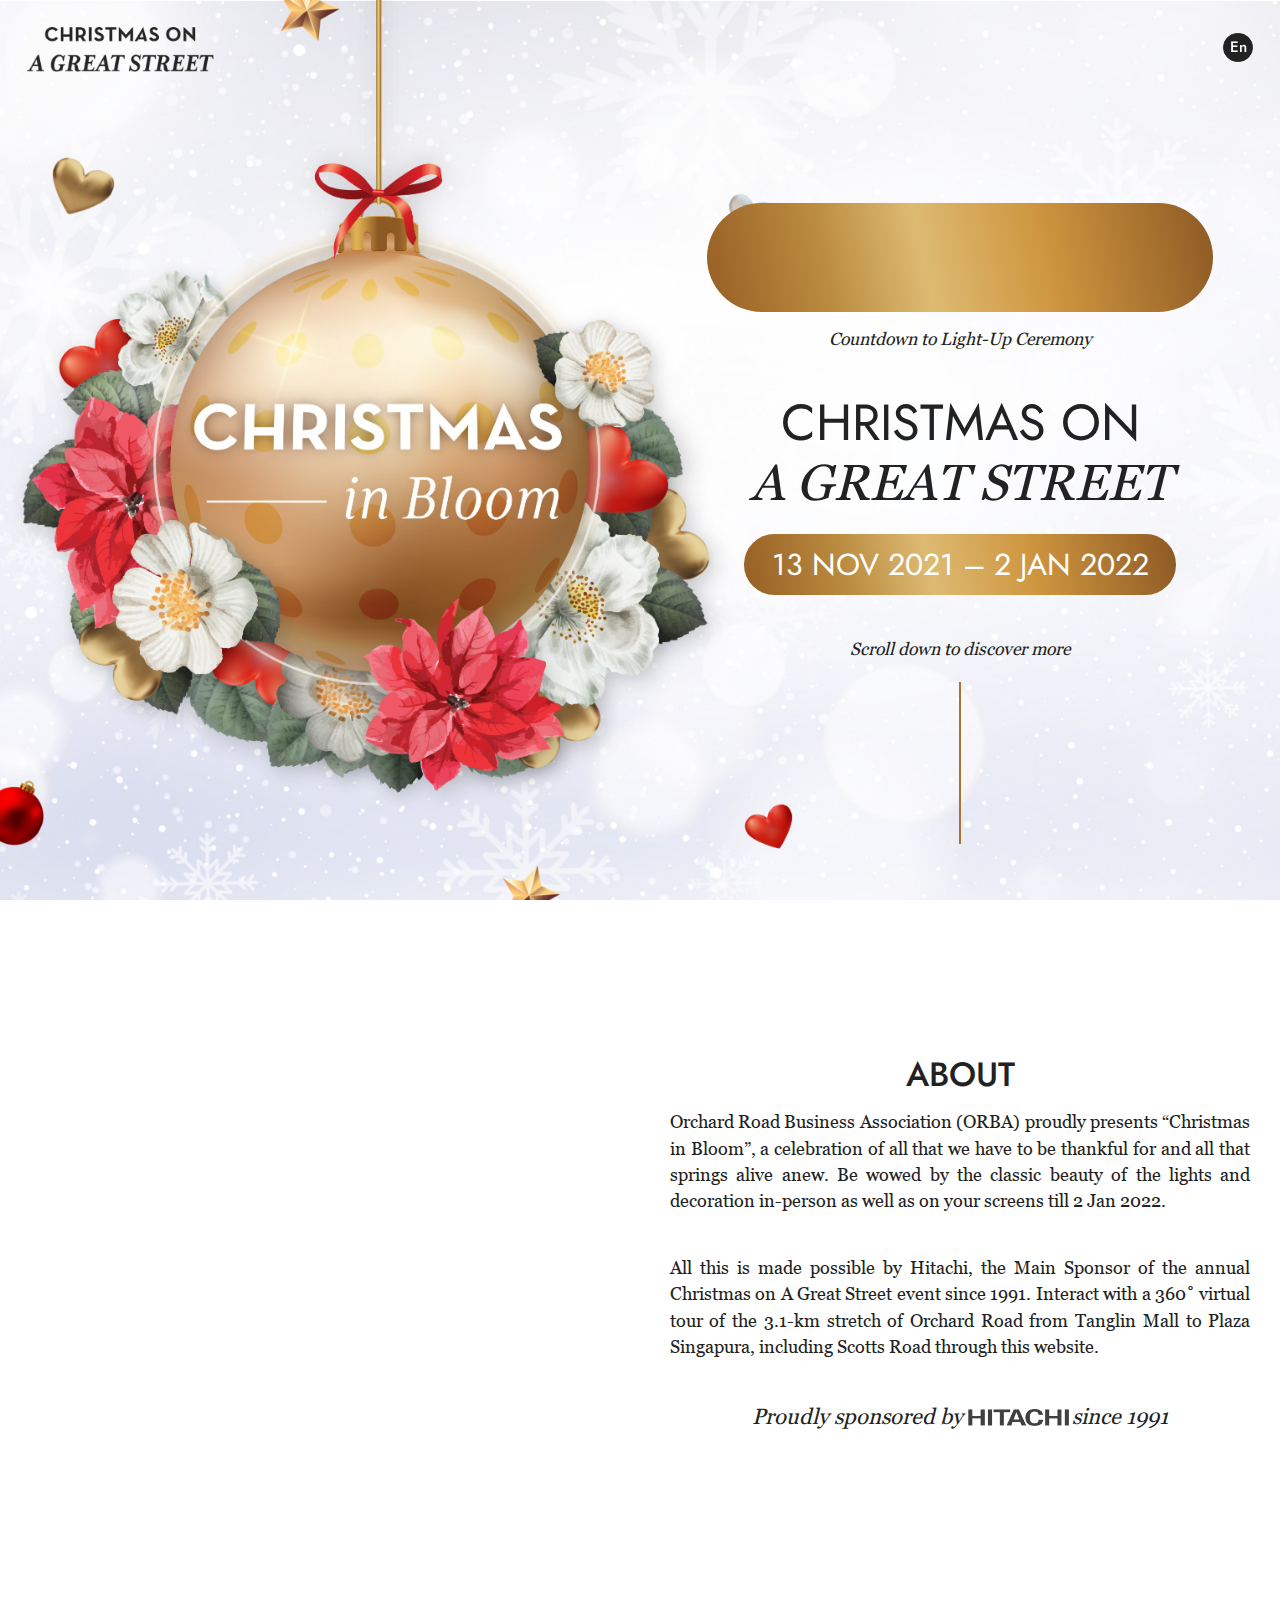
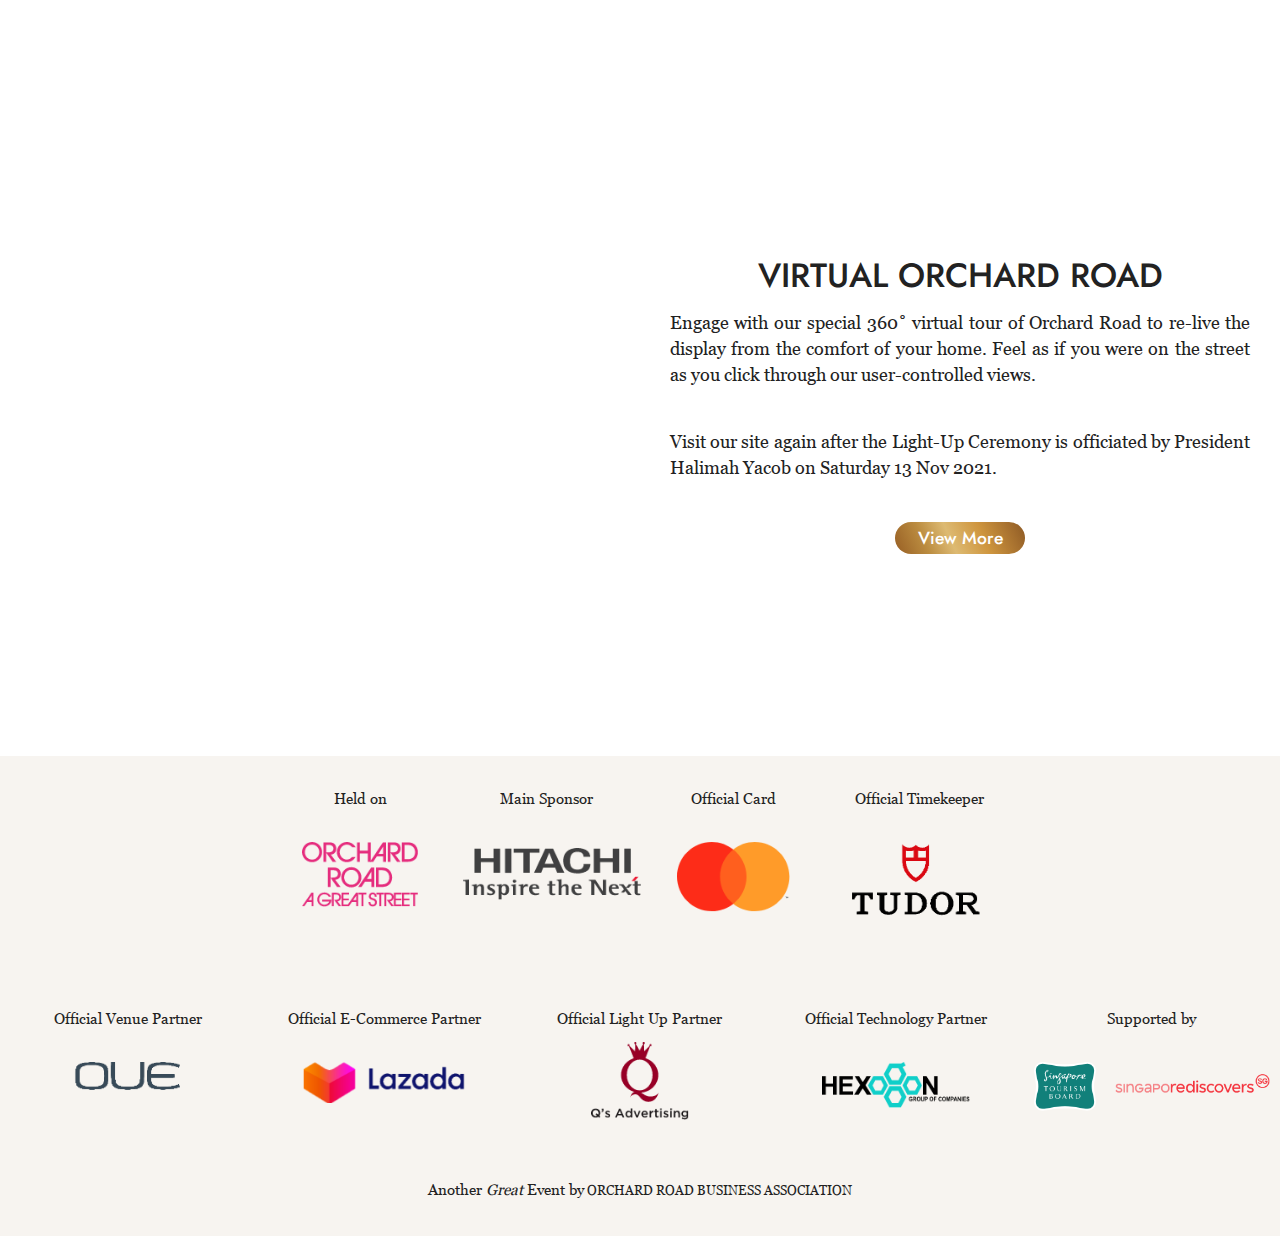
<file: index.html>
<!DOCTYPE html>

<html xmlns="http://www.w3.org/1999/xhtml" lang="en">

<head>
    <!-- Meta Tags -->
    <meta charset="utf-8" />
    <meta name="description" content="" />
    <meta name="viewport" content="width=device-width, initial-scale=1.0" />
    <meta name="theme-color" content="#ecedf2" />
    <link rel="shortcut icon" href="content/favicons/favicon.ico" type="image/x-icon" />
    <link rel="apple-touch-icon" href="content/favicons/apple-touch-icon.png" />
    <link rel="apple-touch-icon" sizes="57x57" href="content/favicons/apple-touch-icon-57x57.png" />
    <link rel="apple-touch-icon" sizes="72x72" href="content/favicons/apple-touch-icon-72x72.png" />
    <link rel="apple-touch-icon" sizes="76x76" href="content/favicons/apple-touch-icon-76x76.png" />
    <link rel="apple-touch-icon" sizes="114x114" href="content/favicons/apple-touch-icon-114x114.png" />
    <link rel="apple-touch-icon" sizes="120x120" href="content/favicons/apple-touch-icon-120x120.png" />
    <link rel="apple-touch-icon" sizes="144x144" href="content/favicons/apple-touch-icon-144x144.png" />
    <link rel="apple-touch-icon" sizes="152x152" href="content/favicons/apple-touch-icon-152x152.png" />
    <link rel="apple-touch-icon" sizes="180x180" href="content/favicons/apple-touch-icon-180x180.png" />

    <!-- Page Title -->
    <title>Christmas on A Great Street</title>

    <!-- CSS -->
    <link rel="preconnect" href="https://fonts.googleapis.com">
    <link rel="preconnect" href="https://fonts.gstatic.com" crossorigin>
    <link href="https://fonts.googleapis.com/css2?family=Jost:ital,wght@0,400;0,500;0,600;0,700;1,400&display=swap"
        rel="stylesheet">
    <link rel="stylesheet" href="content/css/georgia.css" />
    <link rel="stylesheet" href="content/css/site.css" />
</head>

<body class="home">

    <!-- Container -->
    <div id="site-container">

        <!-- Header -->
        <header class="site-header">
            <div class="container-fluid">
                <div class="row align-items-center">

                    <!-- Header Left -->
                    <div class="col-xl-2 col-6">
                        <a href="index.html" class="custom-logo-link">
                            <img class="custom-logo" src="content/images/logo.png" alt="Christmas on A Great Street" />
                        </a>
                    </div>
                    <!-- Header Left -->

                    <!-- Header Right -->
                    <div class="col-xl-10 col-6 d-flex align-items-center justify-content-end">


                        <!-- Mobile Menu -->
                        <!-- <div id="mobileMenu" class="menu-bar d-xl-none">
                            <span class="menu-bar__line menu-bar__line--first"></span>
                            <span class="menu-bar__line menu-bar__line--second"></span>
                            <span class="menu-bar__line menu-bar__line--third"></span>
                        </div> -->
                        <!-- Mobile Menu -->

                        <!-- Main Navigation -->
                        <!-- <nav lang="en" id="main-navigation">
                            <ul class="menu">
                                <li class="menu-item"><a href="#">Virtual Orchard Road</a></li>
                                <li class="menu-item"><a href="#">Event Highlights</a></li>
                                <li class="menu-item"><a href="#">Mastercard® Rewards</a></li>
                                <li class="menu-item"><a href="#">Orchard Road LazMall</a></li>
                                <li class="menu-item"><a href="#">Hitachi</a></li>
                                <li class="menu-item"><a href="#">Sponsors</a></li>
                            </ul>
                        </nav>
                        <nav lang="zh" id="main-navigation">
                            <ul class="menu">
                                <li class="menu-item"><a href="#">虚拟乌节路</a></li>
                                <li class="menu-item"><a href="#">活动亮点</a></li>
                                <li class="menu-item"><a href="#">Mastercard 奖励</a></li>
                                <li class="menu-item"><a href="#">乌节路品牌店（LazMall)</a></li>
                                <li class="menu-item"><a href="#">日立（Hitachi) </a></li>
                                <li class="menu-item"><a href="#">赞助商</a></li>
                            </ul>
                        </nav> -->
                        <!-- Main Navigation -->

                        <div class=" header__tools">

                        <!-- Social Icons -->
                        <!-- <ul class="social-icons d-flex">
                            <li><a href="#" target="_blank" class="icon-block icon-block--facebook"></a></li>
                            <li><a href="#" target="_blank" class="icon-block icon-block--instagram"></a></li>
                        </ul> -->
                        <!-- Social Icons -->

                        <!-- Language Selector -->
                        <div class="language-selector position-relative d-none">
                            <span lang="en" class="language-selector__item is--active d-flex align-items-center justify-content-center rounded-circle">En</span>
                            <span lang="zh" class="language-selector__item d-flex align-items-center justify-content-center rounded-circle lang-chinese">中文</span>
                        </div>
                        <!-- Language Selector -->
                    </div>

                    </div>
                    <!-- Header Right -->

                </div>
            </div>
        </header>
        <!-- Header -->


        <!-- Body Content -->
        <div class="body-content">
            <div class="container">
                <div class="row text-center">
                    <div class="col-xl-6 offset-xl-6">

                        <img class="body-content__icon d-block d-xl-none mx-auto" src="content/images/body-bg-icon.png" alt="Icon" />

                        <!-- Text Block -->
                        <div class="text-block mb-5 mb-lg-250px">

                            <div class="text-block__badge d-flex align-items-center justify-content-center text-white mx-auto" id="countdown"></div>
                        
                        <div lang="en">
                        <p class=" text-center mt-3 mb-5 fst-italic mb-5"><span lang="en">Countdown to Light-Up Ceremony</span><span lang="zh">活动倒计时</span></p>
                        <h1>
                        <span lang="en">
                        <span class="fw-normal">CHRISTMAS ON</span> <span class="d-block text-font fst-italic mb-4">A GREAT STREET</span>
                        </span>
                        <span lang="zh">闹市街头的圣诞欢庆</span>
                        </h1>
                        <div class="text-block__badge text-white mb-xl-5 mb-2 mx-auto">
                        <span lang="en">13 NOV 2021 – 2 JAN 2022</span>
                        <span lang="zh">2021年11月13日 - 2022年1月2日</span>
                        </div>
                        <div class="text-block__scroll fst-italic">
                        <p class="scrollTo cursor-pointer mb-0 text-center" data-target=".text-block--about">
                        <span lang="en">Scroll down to discover more</span>
                        <span lang="zh">向下滚动，发现更多资讯</span>
                        </p>
                        </div>
                        </div>

                        </div>
                        <!-- Text Block -->



                        <!-- Text Block -->
                        <div class="text-block text-block--about mb-5 mb-lg-500px">
                        <h2 class="text-block__heading text-uppercase mb-3"><span lang="en">About</span><span lang="zh">关于本次活动</span></h2>
                        <p><span lang="en">Orchard Road Business Association (ORBA) proudly presents “Christmas in Bloom”, a celebration of all that we have to be thankful for and all that springs alive anew. Be wowed by the classic beauty of the lights and decoration in-person as well as on your screens till 2 Jan 2022.</span>
                        <span lang="zh">乌节路商业协会(ORBA) 隆重推出“绽放的圣诞”活动，这是一个庆祝万物重新焕发生机的节日， 也是我们表达心中感恩的日子。在2022年1月2日之前，你可以亲自到现场或在屏幕上欣赏五彩斑斓的灯光和美丽经典的圣诞装饰，一切会让你惊叹不已。</span>
                        </p>
                            <p>
                            <span lang="en">All this is made possible by Hitachi, the Main Sponsor of the annual Christmas on A Great Street event since 1991. Interact with a 360˚ virtual tour of the 3.1-km stretch of Orchard Road from Tanglin Mall to Plaza Singapura, including Scotts Road through this website.</span>
                            <span lang="zh">所有活动都是由日立集团（Hitachi) 促成，它是自1991年以来一年一度街头圣诞欢庆活动的主要赞助商。通过本网站可与乌节路（包括史各士路 (Scotts Road)）的360度虚拟之旅展开互动，从东陵坊（Tanglin Mall) 到狮城大厦（Plaza Singapura)蜿蜒3.1公里。</span>
                            </p>
                        <p class="fst-italic text-block__big-text d-table mx-auto">
                        <span lang="en">Proudly sponsored by <span class="hitachi-logo-text position-relative mr-3px"><img src="content/images/logos/hitachi-text.gif" alt="Hitachi" /></span>since 1991</span>
                        <span lang="zh">自1991年起获得日立集团 <span class="hitachi-logo-text position-relative mr-3px"><img src="content/images/logos/hitachi-text.gif" alt="Hitachi" /> 的大力赞助</span>
                        </p>
                        </div>
                        <!-- Text Block -->


                        <!-- Text Block -->
                        <div class="text-block">
                            <h2 class="text-block__heading text-uppercase mb-3">
                            <span lang="en">VIRTUAL ORCHARD ROAD</span>
                            <span lang="zh">虚拟乌节路</span>
                            </h2>
                            <p>
                            <span lang="en">Engage with our special 360˚ virtual tour of Orchard Road to re-live the display from the comfort of your home. Feel as if you were on the street as you click through our user-controlled views.</span>
                            <span lang="zh">即2021 年11月19日起，欢迎参与我们乌节路上别具一格的360度虚拟之旅，坐在舒适的家中即可体验现场的盛况。轻松点击我们的用户控制界面，感觉就像你正在街上任意游逛一样。</span>
                            </p>
                            <p>
                            <span lang="en">Visit our site again after the Light-Up Ceremony is officiated by President Halimah Yacob on Saturday 13 Nov 2021.</span>
                            <span lang="zh">2021年11月13日星期六，哈莉玛·雅各布（Halimah Yacob) 总统将主持亮灯仪式，之后请再次访问我们网站。</span>
                            </p>

                            <a href="#" class="btn btn-primary border-0"><span lang="en">View More</span><span lang="zh">查看更多资讯</span></a>
                            </div>
                            <!-- Text Block -->

                    </div>
                </div>
            </div>
        </div>
        <!-- Body Content -->



        <!-- Footer -->
        <footer class="site-footer">
            <div class="container">

                <!-- Row -->
                <div class="row justify-content-center">

                    <div class="col-xl-7 text-font text-center mb-110px mb-50px-lg">
                        <div class="d-flex partners-list">
                        <div class="w-25 partners-list__item">
                            <h4 class="fw-normal mb-40px"><span lang="en">Held on</span> <span lang="zh">活动举办地</span></h4>
                            <img class="orchard-road-logo" width="138" src="content/images/logos/orchard-road.png" alt="Orchard Road" />
                        </div>
                        <div class="w-25 partners-list__item">
                            <h4 class="fw-normal mb-md-5"><span lang="en">Main Sponsor</span><span lang="zh">主要赞助商</span></h4>
                            <img class="hitachi-logo" width="210" src="content/images/logos/hitachi.png" alt="Hitachi" />
                        </div>
                        <div class="w-25 partners-list__item">
                            <h4 class="fw-normal mb-40px"><span lang="en">Official Card</span><span lang="zh">官方信用卡</span></h4>
                            <img class="mastercard-logo" width="134" src="content/images/logos/mastercard.png" alt="Mastercard" />
                        </div>
                        <div class="w-25 partners-list__item">
                            <h4 class="fw-normal mb-40px"><span lang="en">Official Timekeeper</span><span lang="zh">官方计时器</span></h4>
                            <img class="tudor-logo" width="182" src="content/images/logos/tudor.png" alt="Tudor" />
                        </div>
                    </div>
                    </div>

                    <div class="col-12 mb-70px mb-30px-lg text-font text-center">
                        <div class="d-flex flex-wrap partners-list">
                        <div class="w-xl-20 w-25 partners-list__item">
                            <h4 class="fw-normal mb-40px"><span lang="en">Official Venue Partner</span><span lang="zh">官方场地合作伙伴</span></h4>
                            <img class="oue-logo" src="content/images/logos/oue.png" alt="OUE" />
                        </div>
                        <div class="w-xl-20 w-25 partners-list__item">
                            <h4 class="fw-normal mb-40px"><span lang="en">Official E-Commerce Partner</span><span lang="zh">官方电子商务合作伙伴</span></h4>
                            <img class="lazada-logo" src="content/images/logos/lazada.png" alt="Lazada" />
                        </div>
                        <div class="w-xl-20 w-25 partners-list__item">
                            <h4 class="fw-normal mb-3"><span lang="en">Official Light Up Partner</span><span lang="zh">官方灯光合作伙伴</span></h4>
                            <img class="qadvertising-logo" src="content/images/logos/qadvertising.png" alt="Q Advertising" />
                        </div>
                        <div class="w-xl-20 w-25 partners-list__item">
                            <h4 class="fw-normal mb-40px"><span lang="en">Official Technology Partner</span><span lang="zh">官方技术合作伙伴</span></h4>
                            <img class="hexon-logo" src="content/images/logos/hexon.png" alt="Hexon" />
                        </div>
                        <div class="w-xl-20 w-100 partners-list__item mt-60px mt-xl-0">
                            <h4 class="fw-normal mb-40px mb-10px-lg"><span lang="en">Supported by</span><span lang="zh">由以下机构鼎力支持</span></h4>
                            <img class="singapore-discovers-logo" src="content/images/logos/singapore-discovers.png" alt="Singapore Discovers" />
                        </div>
                    </div>
                </div>

                </div>
                <!-- Row -->

                <p class="mb-0 text-center footer__copyright">
                <span lang="en">
                <span class="text-font">Another <span class="fst-italic">Great</span> Event by</span> <span class="d-block d-md-inline">ORCHARD ROAD BUSINESS ASSOCIATION</span>
            </span>
            <span lang="zh">由乌节路商业协会（Orchard Road Business Association) 再次荣誉呈现</span>
                </p>

            </div>
        </footer>
        <!-- Footer -->



    </div>
    <!-- Container -->


    <!-- FS Overlay -->
    <div class="fs-overlay"></div>
    <!-- FS Overlay -->


    <!-- Scripts -->
    <script src="scripts/jquery-3.6.0.min.js"></script>
    <script src="scripts/custom.js"></script>

</body>

</html>
</file>
<file: content/css/georgia.css>
@font-face {
    font-family: georgia;
    src: url('../fonts/georgia.eot');
    src: url('../fonts/georgia.eot?#iefix') format('embedded-opentype'),
         url('../fonts/georgia.woff') format('woff2'),
         url('../fonts/georgia.woff') format('woff'),
         url('../fonts/georgia.ttf') format('truetype'),
         url('../fonts/georgia.svg#swz721k') format('svg');
    font-weight: 400;
    font-style: normal;
}
</file>
<file: content/css/site.css>
:root{--bs-blue: #081d30;--bs-red: #900;--bs-gold: #A5782B;--bs-green: #0e9749;--bs-teal: #08CCAE;--bs-cyan: #02e1bf;--bs-white: #fff;--bs-gray: #858585;--bs-gray-dark: #222;--bs-primary: #081d30;--bs-secondary: #A5782B;--bs-success: #0e9749;--bs-info: #daeaf8;--bs-warning: #A5782B;--bs-gold: #A5782B;--bs-danger: #900;--bs-light: #e8e4e4;--bs-dark: #222;--bs-font-sans-serif: "Jost", sans-serif;--bs-font-monospace: SFMono-Regular, Menlo, Monaco, Consolas, "Liberation Mono", "Courier New", monospace;--bs-gradient: linear-gradient(180deg, rgba(255,255,255,0.15), rgba(255,255,255,0))}*,*::before,*::after{box-sizing:border-box}@media (prefers-reduced-motion: no-preference){:root{scroll-behavior:smooth}}body{margin:0;font-family:"Jost",sans-serif;font-size:1rem;font-weight:400;line-height:1.5;color:#222;background-color:#fff;-webkit-text-size-adjust:100%;-webkit-tap-highlight-color:rgba(0,0,0,0)}hr{margin:1rem 0;color:inherit;background-color:currentColor;border:0;opacity:.25}hr:not([size]){height:1px}h1,h2,h3,h4,h5,h6{margin-top:0;margin-bottom:.5rem;font-weight:500;line-height:1.2}h1{font-size:calc(1.375rem + 1.5vw)}@media (min-width: 1200px){h1{font-size:2.5rem}}h2{font-size:calc(1.325rem + .9vw)}@media (min-width: 1200px){h2{font-size:2rem}}h3{font-size:calc(1.3rem + .6vw)}@media (min-width: 1200px){h3{font-size:1.75rem}}h4{font-size:calc(1.275rem + .3vw)}@media (min-width: 1200px){h4{font-size:1.5rem}}h5{font-size:1.25rem}h6{font-size:1rem}p{margin-top:0;margin-bottom:1rem}abbr[title],abbr[data-bs-original-title]{text-decoration:underline dotted;cursor:help;text-decoration-skip-ink:none}address{margin-bottom:1rem;font-style:normal;line-height:inherit}ol,ul{padding-left:2rem}ol,ul,dl{margin-top:0;margin-bottom:1rem}ol ol,ul ul,ol ul,ul ol{margin-bottom:0}dt{font-weight:700}dd{margin-bottom:.5rem;margin-left:0}blockquote{margin:0 0 1rem}b,strong{font-weight:bolder}small{font-size:.875em}mark{padding:.2em;background-color:#fcf8e3}sub,sup{position:relative;font-size:.75em;line-height:0;vertical-align:baseline}sub{bottom:-.25em}sup{top:-.5em}a{color:#081d30;text-decoration:underline}a:hover{color:#061726}a:not([href]):not([class]),a:not([href]):not([class]):hover{color:inherit;text-decoration:none}pre,code,kbd,samp{font-family:var(--bs-font-monospace);font-size:1em;direction:ltr /* rtl:ignore */;unicode-bidi:bidi-override}pre{display:block;margin-top:0;margin-bottom:1rem;overflow:auto;font-size:.875em}pre code{font-size:inherit;color:inherit;word-break:normal}code{font-size:.875em;color:#d63384;word-wrap:break-word}a>code{color:inherit}kbd{padding:.2rem .4rem;font-size:.875em;color:#fff;background-color:#222;border-radius:.375rem}kbd kbd{padding:0;font-size:1em;font-weight:700}figure{margin:0 0 1rem}img,svg{vertical-align:middle}table{caption-side:bottom;border-collapse:collapse}caption{padding-top:.5rem;padding-bottom:.5rem;color:#8c98a3;text-align:left}th{text-align:inherit;text-align:-webkit-match-parent}thead,tbody,tfoot,tr,td,th{border-color:inherit;border-style:solid;border-width:0}label{display:inline-block}button{border-radius:0}button:focus:not(:focus-visible){outline:0}input,button,select,optgroup,textarea{margin:0;font-family:inherit;font-size:inherit;line-height:inherit}button,select{text-transform:none}[role="button"]{cursor:pointer}select{word-wrap:normal}select:disabled{opacity:1}[list]::-webkit-calendar-picker-indicator{display:none}button,[type="button"],[type="reset"],[type="submit"]{-webkit-appearance:button}button:not(:disabled),[type="button"]:not(:disabled),[type="reset"]:not(:disabled),[type="submit"]:not(:disabled){cursor:pointer}::-moz-focus-inner{padding:0;border-style:none}textarea{resize:vertical}fieldset{min-width:0;padding:0;margin:0;border:0}legend{float:left;width:100%;padding:0;margin-bottom:.5rem;font-size:calc(1.275rem + .3vw);line-height:inherit}@media (min-width: 1200px){legend{font-size:1.5rem}}legend+*{clear:left}::-webkit-datetime-edit-fields-wrapper,::-webkit-datetime-edit-text,::-webkit-datetime-edit-minute,::-webkit-datetime-edit-hour-field,::-webkit-datetime-edit-day-field,::-webkit-datetime-edit-month-field,::-webkit-datetime-edit-year-field{padding:0}::-webkit-inner-spin-button{height:auto}[type="search"]{outline-offset:-2px;-webkit-appearance:textfield}::-webkit-search-decoration{-webkit-appearance:none}::-webkit-color-swatch-wrapper{padding:0}::file-selector-button{font:inherit}::-webkit-file-upload-button{font:inherit;-webkit-appearance:button}output{display:inline-block}iframe{border:0}summary{display:list-item;cursor:pointer}progress{vertical-align:baseline}[hidden]{display:none !important}.form-label{margin-bottom:.5rem}.col-form-label{padding-top:calc(.375rem + 1px);padding-bottom:calc(.375rem + 1px);margin-bottom:0;font-size:inherit;line-height:1.5}.col-form-label-lg{padding-top:calc(.5rem + 1px);padding-bottom:calc(.5rem + 1px);font-size:1.25rem}.col-form-label-sm{padding-top:calc(.25rem + 1px);padding-bottom:calc(.25rem + 1px);font-size:.875rem}.form-text{margin-top:.25rem;font-size:.875em;color:#8c98a3}.form-control{display:block;width:100%;padding:.375rem .75rem;font-size:1rem;font-weight:400;line-height:1.5;color:#222;background-color:#fff;background-clip:padding-box;border:1px solid #daeaf8;appearance:none;border-radius:1rem;transition:border-color 0.15s ease-in-out,box-shadow 0.15s ease-in-out}@media (prefers-reduced-motion: reduce){.form-control{transition:none}}.form-control[type="file"]{overflow:hidden}.form-control[type="file"]:not(:disabled):not([readonly]){cursor:pointer}.form-control:focus{color:#222;background-color:#fff;border-color:#848e98;outline:0;box-shadow:0 0 0 .25rem rgba(8,29,48,0.25)}.form-control::-webkit-date-and-time-value{height:1.5em}.form-control::placeholder{color:#858585;opacity:1}.form-control:disabled,.form-control[readonly]{background-color:#f0f0f0;opacity:1}.form-control::file-selector-button{padding:.375rem .75rem;margin:-.375rem -.75rem;margin-inline-end:.75rem;color:#222;background-color:#f0f0f0;pointer-events:none;border-color:inherit;border-style:solid;border-width:0;border-inline-end-width:1px;border-radius:0;transition:color 0.15s ease-in-out,background-color 0.15s ease-in-out,border-color 0.15s ease-in-out,box-shadow 0.15s ease-in-out}@media (prefers-reduced-motion: reduce){.form-control::file-selector-button{transition:none}}.form-control:hover:not(:disabled):not([readonly])::file-selector-button{background-color:#e4e4e4}.form-control::-webkit-file-upload-button{padding:.375rem .75rem;margin:-.375rem -.75rem;margin-inline-end:.75rem;color:#222;background-color:#f0f0f0;pointer-events:none;border-color:inherit;border-style:solid;border-width:0;border-inline-end-width:1px;border-radius:0;transition:color 0.15s ease-in-out,background-color 0.15s ease-in-out,border-color 0.15s ease-in-out,box-shadow 0.15s ease-in-out}@media (prefers-reduced-motion: reduce){.form-control::-webkit-file-upload-button{transition:none}}.form-control:hover:not(:disabled):not([readonly])::-webkit-file-upload-button{background-color:#e4e4e4}.form-control-plaintext{display:block;width:100%;padding:.375rem 0;margin-bottom:0;line-height:1.5;color:#222;background-color:transparent;border:solid transparent;border-width:1px 0}.form-control-plaintext.form-control-sm,.form-control-plaintext.form-control-lg{padding-right:0;padding-left:0}.form-control-sm{min-height:calc(1.5em + (.5rem + 2px));padding:.25rem .5rem;font-size:.875rem;border-radius:.375rem}.form-control-sm::file-selector-button{padding:.25rem .5rem;margin:-.25rem -.5rem;margin-inline-end:.5rem}.form-control-sm::-webkit-file-upload-button{padding:.25rem .5rem;margin:-.25rem -.5rem;margin-inline-end:.5rem}.form-control-lg{min-height:calc(1.5em + (1rem + 2px));padding:.5rem 1rem;font-size:1.25rem;border-radius:1.5rem}.form-control-lg::file-selector-button{padding:.5rem 1rem;margin:-.5rem -1rem;margin-inline-end:1rem}.form-control-lg::-webkit-file-upload-button{padding:.5rem 1rem;margin:-.5rem -1rem;margin-inline-end:1rem}textarea.form-control{min-height:calc(1.5em + (.75rem + 2px))}textarea.form-control-sm{min-height:calc(1.5em + (.5rem + 2px))}textarea.form-control-lg{min-height:calc(1.5em + (1rem + 2px))}.form-control-color{max-width:3rem;height:auto;padding:.375rem}.form-control-color:not(:disabled):not([readonly]){cursor:pointer}.form-control-color::-moz-color-swatch{height:1.5em;border-radius:1rem}.form-control-color::-webkit-color-swatch{height:1.5em;border-radius:1rem}.form-select{display:block;width:100%;padding:.375rem 2.25rem .375rem .75rem;-moz-padding-start:calc(.75rem - 3px);font-size:1rem;font-weight:400;line-height:1.5;color:#222;background-color:#fff;background-image:url("data:image/svg+xml,%3csvg xmlns='http://www.w3.org/2000/svg' viewBox='0 0 16 16'%3e%3cpath fill='none' stroke='%23343a40' stroke-linecap='round' stroke-linejoin='round' stroke-width='2' d='M2 5l6 6 6-6'/%3e%3c/svg%3e");background-repeat:no-repeat;background-position:right .75rem center;background-size:16px 12px;border:1px solid #daeaf8;border-radius:1rem;transition:border-color 0.15s ease-in-out,box-shadow 0.15s ease-in-out;appearance:none}@media (prefers-reduced-motion: reduce){.form-select{transition:none}}.form-select:focus{border-color:#848e98;outline:0;box-shadow:0 0 0 .25rem rgba(8,29,48,0.25)}.form-select[multiple],.form-select[size]:not([size="1"]){padding-right:.75rem;background-image:none}.form-select:disabled{background-color:#f0f0f0}.form-select:-moz-focusring{color:transparent;text-shadow:0 0 0 #222}.form-select-sm{padding-top:.25rem;padding-bottom:.25rem;padding-left:.5rem;font-size:.875rem}.form-select-lg{padding-top:.5rem;padding-bottom:.5rem;padding-left:1rem;font-size:1.25rem}.form-check{display:block;min-height:1.5rem;padding-left:1.5em;margin-bottom:.125rem}.form-check .form-check-input{float:left;margin-left:-1.5em}.form-check-input{width:1em;height:1em;margin-top:.25em;vertical-align:top;background-color:#fff;background-repeat:no-repeat;background-position:center;background-size:contain;border:1px solid rgba(0,0,0,0.25);appearance:none;color-adjust:exact}.form-check-input[type="checkbox"]{border-radius:.25em}.form-check-input[type="radio"]{border-radius:50%}.form-check-input:active{filter:brightness(90%)}.form-check-input:focus{border-color:#848e98;outline:0;box-shadow:0 0 0 .25rem rgba(8,29,48,0.25)}.form-check-input:checked{background-color:#081d30;border-color:#081d30}.form-check-input:checked[type="checkbox"]{background-image:url("data:image/svg+xml,%3csvg xmlns='http://www.w3.org/2000/svg' viewBox='0 0 20 20'%3e%3cpath fill='none' stroke='%23fff' stroke-linecap='round' stroke-linejoin='round' stroke-width='3' d='M6 10l3 3l6-6'/%3e%3c/svg%3e")}.form-check-input:checked[type="radio"]{background-image:url("data:image/svg+xml,%3csvg xmlns='http://www.w3.org/2000/svg' viewBox='-4 -4 8 8'%3e%3ccircle r='2' fill='%23fff'/%3e%3c/svg%3e")}.form-check-input[type="checkbox"]:indeterminate{background-color:#081d30;border-color:#081d30;background-image:url("data:image/svg+xml,%3csvg xmlns='http://www.w3.org/2000/svg' viewBox='0 0 20 20'%3e%3cpath fill='none' stroke='%23fff' stroke-linecap='round' stroke-linejoin='round' stroke-width='3' d='M6 10h8'/%3e%3c/svg%3e")}.form-check-input:disabled{pointer-events:none;filter:none;opacity:.5}.form-check-input[disabled] ~ .form-check-label,.form-check-input:disabled ~ .form-check-label{opacity:.5}.form-switch{padding-left:2.5em}.form-switch .form-check-input{width:2em;margin-left:-2.5em;background-image:url("data:image/svg+xml,%3csvg xmlns='http://www.w3.org/2000/svg' viewBox='-4 -4 8 8'%3e%3ccircle r='3' fill='rgba%280,0,0,0.25%29'/%3e%3c/svg%3e");background-position:left center;border-radius:2em;transition:background-position 0.15s ease-in-out}@media (prefers-reduced-motion: reduce){.form-switch .form-check-input{transition:none}}.form-switch .form-check-input:focus{background-image:url("data:image/svg+xml,%3csvg xmlns='http://www.w3.org/2000/svg' viewBox='-4 -4 8 8'%3e%3ccircle r='3' fill='%23848e98'/%3e%3c/svg%3e")}.form-switch .form-check-input:checked{background-position:right center;background-image:url("data:image/svg+xml,%3csvg xmlns='http://www.w3.org/2000/svg' viewBox='-4 -4 8 8'%3e%3ccircle r='3' fill='%23fff'/%3e%3c/svg%3e")}.form-check-inline{display:inline-block;margin-right:1rem}.btn-check{position:absolute;clip:rect(0, 0, 0, 0);pointer-events:none}.btn-check[disabled]+.btn,.btn-check:disabled+.btn{pointer-events:none;filter:none;opacity:.65}.form-range{width:100%;height:1.5rem;padding:0;background-color:transparent;appearance:none}.form-range:focus{outline:0}.form-range:focus::-webkit-slider-thumb{box-shadow:0 0 0 1px #fff,0 0 0 .25rem rgba(8,29,48,0.25)}.form-range:focus::-moz-range-thumb{box-shadow:0 0 0 1px #fff,0 0 0 .25rem rgba(8,29,48,0.25)}.form-range::-moz-focus-outer{border:0}.form-range::-webkit-slider-thumb{width:1rem;height:1rem;margin-top:-.25rem;background-color:#081d30;border:0;border-radius:1rem;transition:background-color 0.15s ease-in-out,border-color 0.15s ease-in-out,box-shadow 0.15s ease-in-out;appearance:none}@media (prefers-reduced-motion: reduce){.form-range::-webkit-slider-thumb{transition:none}}.form-range::-webkit-slider-thumb:active{background-color:#b5bbc1}.form-range::-webkit-slider-runnable-track{width:100%;height:.5rem;color:transparent;cursor:pointer;background-color:#e8e4e4;border-color:transparent;border-radius:1rem}.form-range::-moz-range-thumb{width:1rem;height:1rem;background-color:#081d30;border:0;border-radius:1rem;transition:background-color 0.15s ease-in-out,border-color 0.15s ease-in-out,box-shadow 0.15s ease-in-out;appearance:none}@media (prefers-reduced-motion: reduce){.form-range::-moz-range-thumb{transition:none}}.form-range::-moz-range-thumb:active{background-color:#b5bbc1}.form-range::-moz-range-track{width:100%;height:.5rem;color:transparent;cursor:pointer;background-color:#e8e4e4;border-color:transparent;border-radius:1rem}.form-range:disabled{pointer-events:none}.form-range:disabled::-webkit-slider-thumb{background-color:#8c98a3}.form-range:disabled::-moz-range-thumb{background-color:#8c98a3}.form-floating{position:relative}.form-floating>.form-control,.form-floating>.form-select{height:calc(3.5rem + 2px);line-height:1.25}.form-floating>label{position:absolute;top:0;left:0;height:100%;padding:1rem .75rem;pointer-events:none;border:1px solid transparent;transform-origin:0 0;transition:opacity 0.1s ease-in-out,transform 0.1s ease-in-out}@media (prefers-reduced-motion: reduce){.form-floating>label{transition:none}}.form-floating>.form-control{padding:1rem .75rem}.form-floating>.form-control::placeholder{color:transparent}.form-floating>.form-control:focus,.form-floating>.form-control:not(:placeholder-shown){padding-top:1.625rem;padding-bottom:.625rem}.form-floating>.form-control:-webkit-autofill{padding-top:1.625rem;padding-bottom:.625rem}.form-floating>.form-select{padding-top:1.625rem;padding-bottom:.625rem}.form-floating>.form-control:focus ~ label,.form-floating>.form-control:not(:placeholder-shown) ~ label,.form-floating>.form-select ~ label{opacity:.65;transform:scale(0.85) translateY(-0.5rem) translateX(0.15rem)}.form-floating>.form-control:-webkit-autofill ~ label{opacity:.65;transform:scale(0.85) translateY(-0.5rem) translateX(0.15rem)}.input-group{position:relative;display:flex;flex-wrap:wrap;align-items:stretch;width:100%}.input-group>.form-control,.input-group>.form-select{position:relative;flex:1 1 auto;width:1%;min-width:0}.input-group>.form-control:focus,.input-group>.form-select:focus{z-index:3}.input-group .btn{position:relative;z-index:2}.input-group .btn:focus{z-index:3}.input-group-text{display:flex;align-items:center;padding:.375rem .75rem;font-size:1rem;font-weight:400;line-height:1.5;color:#222;text-align:center;white-space:nowrap;background-color:#f0f0f0;border:1px solid #daeaf8;border-radius:1rem}.input-group-lg>.form-control,.input-group-lg>.form-select,.input-group-lg>.input-group-text,.input-group-lg>.btn{padding:.5rem 1rem;font-size:1.25rem;border-radius:1.5rem}.input-group-sm>.form-control,.input-group-sm>.form-select,.input-group-sm>.input-group-text,.input-group-sm>.btn{padding:.25rem .5rem;font-size:.875rem;border-radius:.375rem}.input-group-lg>.form-select,.input-group-sm>.form-select{padding-right:3rem}.input-group:not(.has-validation)>:not(:last-child):not(.dropdown-toggle):not(.dropdown-menu),.input-group:not(.has-validation)>.dropdown-toggle:nth-last-child(n+3){border-top-right-radius:0;border-bottom-right-radius:0}.input-group.has-validation>:nth-last-child(n+3):not(.dropdown-toggle):not(.dropdown-menu),.input-group.has-validation>.dropdown-toggle:nth-last-child(n+4){border-top-right-radius:0;border-bottom-right-radius:0}.input-group>:not(:first-child):not(.dropdown-menu):not(.valid-tooltip):not(.valid-feedback):not(.invalid-tooltip):not(.invalid-feedback){margin-left:-1px;border-top-left-radius:0;border-bottom-left-radius:0}.valid-feedback{display:none;width:100%;margin-top:.25rem;font-size:.875em;color:#0e9749}.valid-tooltip{position:absolute;top:100%;z-index:5;display:none;max-width:100%;padding:.25rem .5rem;margin-top:.1rem;font-size:.875rem;color:#000;background-color:rgba(14,151,73,0.9);border-radius:1rem}.was-validated :valid ~ .valid-feedback,.was-validated :valid ~ .valid-tooltip,.is-valid ~ .valid-feedback,.is-valid ~ .valid-tooltip{display:block}.was-validated .form-control:valid,.form-control.is-valid{border-color:#0e9749;padding-right:calc(1.5em + .75rem);background-image:url("data:image/svg+xml,%3csvg xmlns='http://www.w3.org/2000/svg' viewBox='0 0 8 8'%3e%3cpath fill='%230e9749' d='M2.3 6.73L.6 4.53c-.4-1.04.46-1.4 1.1-.8l1.1 1.4 3.4-3.8c.6-.63 1.6-.27 1.2.7l-4 4.6c-.43.5-.8.4-1.1.1z'/%3e%3c/svg%3e");background-repeat:no-repeat;background-position:right calc(.375em + .1875rem) center;background-size:calc(.75em + .375rem) calc(.75em + .375rem)}.was-validated .form-control:valid:focus,.form-control.is-valid:focus{border-color:#0e9749;box-shadow:0 0 0 .25rem rgba(14,151,73,0.25)}.was-validated textarea.form-control:valid,textarea.form-control.is-valid{padding-right:calc(1.5em + .75rem);background-position:top calc(.375em + .1875rem) right calc(.375em + .1875rem)}.was-validated .form-select:valid,.form-select.is-valid{border-color:#0e9749}.was-validated .form-select:valid:not([multiple]):not([size]),.was-validated .form-select:valid:not([multiple])[size="1"],.form-select.is-valid:not([multiple]):not([size]),.form-select.is-valid:not([multiple])[size="1"]{padding-right:4.125rem;background-image:url("data:image/svg+xml,%3csvg xmlns='http://www.w3.org/2000/svg' viewBox='0 0 16 16'%3e%3cpath fill='none' stroke='%23343a40' stroke-linecap='round' stroke-linejoin='round' stroke-width='2' d='M2 5l6 6 6-6'/%3e%3c/svg%3e"),url("data:image/svg+xml,%3csvg xmlns='http://www.w3.org/2000/svg' viewBox='0 0 8 8'%3e%3cpath fill='%230e9749' d='M2.3 6.73L.6 4.53c-.4-1.04.46-1.4 1.1-.8l1.1 1.4 3.4-3.8c.6-.63 1.6-.27 1.2.7l-4 4.6c-.43.5-.8.4-1.1.1z'/%3e%3c/svg%3e");background-position:right .75rem center,center right 2.25rem;background-size:16px 12px,calc(.75em + .375rem) calc(.75em + .375rem)}.was-validated .form-select:valid:focus,.form-select.is-valid:focus{border-color:#0e9749;box-shadow:0 0 0 .25rem rgba(14,151,73,0.25)}.was-validated .form-check-input:valid,.form-check-input.is-valid{border-color:#0e9749}.was-validated .form-check-input:valid:checked,.form-check-input.is-valid:checked{background-color:#0e9749}.was-validated .form-check-input:valid:focus,.form-check-input.is-valid:focus{box-shadow:0 0 0 .25rem rgba(14,151,73,0.25)}.was-validated .form-check-input:valid ~ .form-check-label,.form-check-input.is-valid ~ .form-check-label{color:#0e9749}.form-check-inline .form-check-input ~ .valid-feedback{margin-left:.5em}.was-validated .input-group .form-control:valid,.input-group .form-control.is-valid,.was-validated .input-group .form-select:valid,.input-group .form-select.is-valid{z-index:1}.was-validated .input-group .form-control:valid:focus,.input-group .form-control.is-valid:focus,.was-validated .input-group .form-select:valid:focus,.input-group .form-select.is-valid:focus{z-index:3}.invalid-feedback{display:none;width:100%;margin-top:.25rem;font-size:.875em;color:#900}.invalid-tooltip{position:absolute;top:100%;z-index:5;display:none;max-width:100%;padding:.25rem .5rem;margin-top:.1rem;font-size:.875rem;color:#fff;background-color:rgba(153,0,0,0.9);border-radius:1rem}.was-validated :invalid ~ .invalid-feedback,.was-validated :invalid ~ .invalid-tooltip,.is-invalid ~ .invalid-feedback,.is-invalid ~ .invalid-tooltip{display:block}.was-validated .form-control:invalid,.form-control.is-invalid{border-color:#900;padding-right:calc(1.5em + .75rem);background-image:url("data:image/svg+xml,%3csvg xmlns='http://www.w3.org/2000/svg' viewBox='0 0 12 12' width='12' height='12' fill='none' stroke='%23900'%3e%3ccircle cx='6' cy='6' r='4.5'/%3e%3cpath stroke-linejoin='round' d='M5.8 3.6h.4L6 6.5z'/%3e%3ccircle cx='6' cy='8.2' r='.6' fill='%23900' stroke='none'/%3e%3c/svg%3e");background-repeat:no-repeat;background-position:right calc(.375em + .1875rem) center;background-size:calc(.75em + .375rem) calc(.75em + .375rem)}.was-validated .form-control:invalid:focus,.form-control.is-invalid:focus{border-color:#900;box-shadow:0 0 0 .25rem rgba(153,0,0,0.25)}.was-validated textarea.form-control:invalid,textarea.form-control.is-invalid{padding-right:calc(1.5em + .75rem);background-position:top calc(.375em + .1875rem) right calc(.375em + .1875rem)}.was-validated .form-select:invalid,.form-select.is-invalid{border-color:#900}.was-validated .form-select:invalid:not([multiple]):not([size]),.was-validated .form-select:invalid:not([multiple])[size="1"],.form-select.is-invalid:not([multiple]):not([size]),.form-select.is-invalid:not([multiple])[size="1"]{padding-right:4.125rem;background-image:url("data:image/svg+xml,%3csvg xmlns='http://www.w3.org/2000/svg' viewBox='0 0 16 16'%3e%3cpath fill='none' stroke='%23343a40' stroke-linecap='round' stroke-linejoin='round' stroke-width='2' d='M2 5l6 6 6-6'/%3e%3c/svg%3e"),url("data:image/svg+xml,%3csvg xmlns='http://www.w3.org/2000/svg' viewBox='0 0 12 12' width='12' height='12' fill='none' stroke='%23900'%3e%3ccircle cx='6' cy='6' r='4.5'/%3e%3cpath stroke-linejoin='round' d='M5.8 3.6h.4L6 6.5z'/%3e%3ccircle cx='6' cy='8.2' r='.6' fill='%23900' stroke='none'/%3e%3c/svg%3e");background-position:right .75rem center,center right 2.25rem;background-size:16px 12px,calc(.75em + .375rem) calc(.75em + .375rem)}.was-validated .form-select:invalid:focus,.form-select.is-invalid:focus{border-color:#900;box-shadow:0 0 0 .25rem rgba(153,0,0,0.25)}.was-validated .form-check-input:invalid,.form-check-input.is-invalid{border-color:#900}.was-validated .form-check-input:invalid:checked,.form-check-input.is-invalid:checked{background-color:#900}.was-validated .form-check-input:invalid:focus,.form-check-input.is-invalid:focus{box-shadow:0 0 0 .25rem rgba(153,0,0,0.25)}.was-validated .form-check-input:invalid ~ .form-check-label,.form-check-input.is-invalid ~ .form-check-label{color:#900}.form-check-inline .form-check-input ~ .invalid-feedback{margin-left:.5em}.was-validated .input-group .form-control:invalid,.input-group .form-control.is-invalid,.was-validated .input-group .form-select:invalid,.input-group .form-select.is-invalid{z-index:2}.was-validated .input-group .form-control:invalid:focus,.input-group .form-control.is-invalid:focus,.was-validated .input-group .form-select:invalid:focus,.input-group .form-select.is-invalid:focus{z-index:3}.card{position:relative;display:flex;flex-direction:column;min-width:0;word-wrap:break-word;background-color:#fff;background-clip:border-box;border:1px solid rgba(0,0,0,0.125);border-radius:1rem}.card>hr{margin-right:0;margin-left:0}.card>.list-group{border-top:inherit;border-bottom:inherit}.card>.list-group:first-child{border-top-width:0;border-top-left-radius:calc(1rem - 1px);border-top-right-radius:calc(1rem - 1px)}.card>.list-group:last-child{border-bottom-width:0;border-bottom-right-radius:calc(1rem - 1px);border-bottom-left-radius:calc(1rem - 1px)}.card>.card-header+.list-group,.card>.list-group+.card-footer{border-top:0}.card-body{flex:1 1 auto;padding:1rem 1rem}.card-title{margin-bottom:.5rem}.card-subtitle{margin-top:-.25rem;margin-bottom:0}.card-text:last-child{margin-bottom:0}.card-link:hover{text-decoration:none}.card-link+.card-link{margin-left:1rem}.card-header{padding:.5rem 1rem;margin-bottom:0;background-color:rgba(0,0,0,0.03);border-bottom:1px solid rgba(0,0,0,0.125)}.card-header:first-child{border-radius:calc(1rem - 1px) calc(1rem - 1px) 0 0}.card-footer{padding:.5rem 1rem;background-color:rgba(0,0,0,0.03);border-top:1px solid rgba(0,0,0,0.125)}.card-footer:last-child{border-radius:0 0 calc(1rem - 1px) calc(1rem - 1px)}.card-header-tabs{margin-right:-.5rem;margin-bottom:-.5rem;margin-left:-.5rem;border-bottom:0}.card-header-pills{margin-right:-.5rem;margin-left:-.5rem}.card-img-overlay{position:absolute;top:0;right:0;bottom:0;left:0;padding:1rem;border-radius:calc(1rem - 1px)}.card-img,.card-img-top,.card-img-bottom{width:100%}.card-img,.card-img-top{border-top-left-radius:calc(1rem - 1px);border-top-right-radius:calc(1rem - 1px)}.card-img,.card-img-bottom{border-bottom-right-radius:calc(1rem - 1px);border-bottom-left-radius:calc(1rem - 1px)}.card-group>.card{margin-bottom:.75rem}@media (min-width: 567px){.card-group{display:flex;flex-flow:row wrap}.card-group>.card{flex:1 0 0%;margin-bottom:0}.card-group>.card+.card{margin-left:0;border-left:0}.card-group>.card:not(:last-child){border-top-right-radius:0;border-bottom-right-radius:0}.card-group>.card:not(:last-child) .card-img-top,.card-group>.card:not(:last-child) .card-header{border-top-right-radius:0}.card-group>.card:not(:last-child) .card-img-bottom,.card-group>.card:not(:last-child) .card-footer{border-bottom-right-radius:0}.card-group>.card:not(:first-child){border-top-left-radius:0;border-bottom-left-radius:0}.card-group>.card:not(:first-child) .card-img-top,.card-group>.card:not(:first-child) .card-header{border-top-left-radius:0}.card-group>.card:not(:first-child) .card-img-bottom,.card-group>.card:not(:first-child) .card-footer{border-bottom-left-radius:0}}/*!
 * Bootstrap Grid v5.0.2 (https://getbootstrap.com/)
 * Copyright 2011-2021 The Bootstrap Authors
 * Copyright 2011-2021 Twitter, Inc.
 * Licensed under MIT (https://github.com/twbs/bootstrap/blob/main/LICENSE)
 */.container,.container-fluid,.container-sm,.container-md,.container-lg,.container-xl{width:100%;padding-right:var(--bs-gutter-x, .75rem);padding-left:var(--bs-gutter-x, .75rem);margin-right:auto;margin-left:auto}@media (min-width: 567px){.container,.container-sm{max-width:567px}}@media (min-width: 768px){.container,.container-sm,.container-md{max-width:768px}}@media (min-width: 992px){.container,.container-sm,.container-md,.container-lg{max-width:992px}}@media (min-width: 1200px){.container,.container-sm,.container-md,.container-lg,.container-xl{max-width:1200px}}.row{--bs-gutter-x: 1.5rem;--bs-gutter-y: 0;display:flex;flex-wrap:wrap;margin-top:calc(var(--bs-gutter-y) * -1);margin-right:calc(var(--bs-gutter-x) * -.5);margin-left:calc(var(--bs-gutter-x) * -.5)}.row>*{box-sizing:border-box;flex-shrink:0;width:100%;max-width:100%;padding-right:calc(var(--bs-gutter-x) * .5);padding-left:calc(var(--bs-gutter-x) * .5);margin-top:var(--bs-gutter-y)}.col{flex:1 0 0%}.row-cols-auto>*{flex:0 0 auto;width:auto}.row-cols-1>*{flex:0 0 auto;width:100%}.row-cols-2>*{flex:0 0 auto;width:50%}.row-cols-3>*{flex:0 0 auto;width:33.33333%}.row-cols-4>*{flex:0 0 auto;width:25%}.row-cols-5>*{flex:0 0 auto;width:20%}.row-cols-6>*{flex:0 0 auto;width:16.66667%}@media (min-width: 567px){.col-sm{flex:1 0 0%}.row-cols-sm-auto>*{flex:0 0 auto;width:auto}.row-cols-sm-1>*{flex:0 0 auto;width:100%}.row-cols-sm-2>*{flex:0 0 auto;width:50%}.row-cols-sm-3>*{flex:0 0 auto;width:33.33333%}.row-cols-sm-4>*{flex:0 0 auto;width:25%}.row-cols-sm-5>*{flex:0 0 auto;width:20%}.row-cols-sm-6>*{flex:0 0 auto;width:16.66667%}}@media (min-width: 768px){.col-md{flex:1 0 0%}.row-cols-md-auto>*{flex:0 0 auto;width:auto}.row-cols-md-1>*{flex:0 0 auto;width:100%}.row-cols-md-2>*{flex:0 0 auto;width:50%}.row-cols-md-3>*{flex:0 0 auto;width:33.33333%}.row-cols-md-4>*{flex:0 0 auto;width:25%}.row-cols-md-5>*{flex:0 0 auto;width:20%}.row-cols-md-6>*{flex:0 0 auto;width:16.66667%}}@media (min-width: 992px){.col-lg{flex:1 0 0%}.row-cols-lg-auto>*{flex:0 0 auto;width:auto}.row-cols-lg-1>*{flex:0 0 auto;width:100%}.row-cols-lg-2>*{flex:0 0 auto;width:50%}.row-cols-lg-3>*{flex:0 0 auto;width:33.33333%}.row-cols-lg-4>*{flex:0 0 auto;width:25%}.row-cols-lg-5>*{flex:0 0 auto;width:20%}.row-cols-lg-6>*{flex:0 0 auto;width:16.66667%}}@media (min-width: 1200px){.col-xl{flex:1 0 0%}.row-cols-xl-auto>*{flex:0 0 auto;width:auto}.row-cols-xl-1>*{flex:0 0 auto;width:100%}.row-cols-xl-2>*{flex:0 0 auto;width:50%}.row-cols-xl-3>*{flex:0 0 auto;width:33.33333%}.row-cols-xl-4>*{flex:0 0 auto;width:25%}.row-cols-xl-5>*{flex:0 0 auto;width:20%}.row-cols-xl-6>*{flex:0 0 auto;width:16.66667%}}.col-auto{flex:0 0 auto;width:auto}.col-1{flex:0 0 auto;width:8.33333%}.col-2{flex:0 0 auto;width:16.66667%}.col-3{flex:0 0 auto;width:25%}.col-4{flex:0 0 auto;width:33.33333%}.col-5{flex:0 0 auto;width:41.66667%}.col-6{flex:0 0 auto;width:50%}.col-7{flex:0 0 auto;width:58.33333%}.col-8{flex:0 0 auto;width:66.66667%}.col-9{flex:0 0 auto;width:75%}.col-10{flex:0 0 auto;width:83.33333%}.col-11{flex:0 0 auto;width:91.66667%}.col-12{flex:0 0 auto;width:100%}.offset-1{margin-left:8.33333%}.offset-2{margin-left:16.66667%}.offset-3{margin-left:25%}.offset-4{margin-left:33.33333%}.offset-5{margin-left:41.66667%}.offset-6{margin-left:50%}.offset-7{margin-left:58.33333%}.offset-8{margin-left:66.66667%}.offset-9{margin-left:75%}.offset-10{margin-left:83.33333%}.offset-11{margin-left:91.66667%}.g-0,.gx-0{--bs-gutter-x: 0}.g-0,.gy-0{--bs-gutter-y: 0}.g-1,.gx-1{--bs-gutter-x: .25rem}.g-1,.gy-1{--bs-gutter-y: .25rem}.g-2,.gx-2{--bs-gutter-x: .5rem}.g-2,.gy-2{--bs-gutter-y: .5rem}.g-3,.gx-3{--bs-gutter-x: 1rem}.g-3,.gy-3{--bs-gutter-y: 1rem}.g-4,.gx-4{--bs-gutter-x: 1.5rem}.g-4,.gy-4{--bs-gutter-y: 1.5rem}.g-5,.gx-5{--bs-gutter-x: 3rem}.g-5,.gy-5{--bs-gutter-y: 3rem}@media (min-width: 567px){.col-sm-auto{flex:0 0 auto;width:auto}.col-sm-1{flex:0 0 auto;width:8.33333%}.col-sm-2{flex:0 0 auto;width:16.66667%}.col-sm-3{flex:0 0 auto;width:25%}.col-sm-4{flex:0 0 auto;width:33.33333%}.col-sm-5{flex:0 0 auto;width:41.66667%}.col-sm-6{flex:0 0 auto;width:50%}.col-sm-7{flex:0 0 auto;width:58.33333%}.col-sm-8{flex:0 0 auto;width:66.66667%}.col-sm-9{flex:0 0 auto;width:75%}.col-sm-10{flex:0 0 auto;width:83.33333%}.col-sm-11{flex:0 0 auto;width:91.66667%}.col-sm-12{flex:0 0 auto;width:100%}.offset-sm-0{margin-left:0}.offset-sm-1{margin-left:8.33333%}.offset-sm-2{margin-left:16.66667%}.offset-sm-3{margin-left:25%}.offset-sm-4{margin-left:33.33333%}.offset-sm-5{margin-left:41.66667%}.offset-sm-6{margin-left:50%}.offset-sm-7{margin-left:58.33333%}.offset-sm-8{margin-left:66.66667%}.offset-sm-9{margin-left:75%}.offset-sm-10{margin-left:83.33333%}.offset-sm-11{margin-left:91.66667%}.g-sm-0,.gx-sm-0{--bs-gutter-x: 0}.g-sm-0,.gy-sm-0{--bs-gutter-y: 0}.g-sm-1,.gx-sm-1{--bs-gutter-x: .25rem}.g-sm-1,.gy-sm-1{--bs-gutter-y: .25rem}.g-sm-2,.gx-sm-2{--bs-gutter-x: .5rem}.g-sm-2,.gy-sm-2{--bs-gutter-y: .5rem}.g-sm-3,.gx-sm-3{--bs-gutter-x: 1rem}.g-sm-3,.gy-sm-3{--bs-gutter-y: 1rem}.g-sm-4,.gx-sm-4{--bs-gutter-x: 1.5rem}.g-sm-4,.gy-sm-4{--bs-gutter-y: 1.5rem}.g-sm-5,.gx-sm-5{--bs-gutter-x: 3rem}.g-sm-5,.gy-sm-5{--bs-gutter-y: 3rem}}@media (min-width: 768px){.col-md-auto{flex:0 0 auto;width:auto}.col-md-1{flex:0 0 auto;width:8.33333%}.col-md-2{flex:0 0 auto;width:16.66667%}.col-md-3{flex:0 0 auto;width:25%}.col-md-4{flex:0 0 auto;width:33.33333%}.col-md-5{flex:0 0 auto;width:41.66667%}.col-md-6{flex:0 0 auto;width:50%}.col-md-7{flex:0 0 auto;width:58.33333%}.col-md-8{flex:0 0 auto;width:66.66667%}.col-md-9{flex:0 0 auto;width:75%}.col-md-10{flex:0 0 auto;width:83.33333%}.col-md-11{flex:0 0 auto;width:91.66667%}.col-md-12{flex:0 0 auto;width:100%}.offset-md-0{margin-left:0}.offset-md-1{margin-left:8.33333%}.offset-md-2{margin-left:16.66667%}.offset-md-3{margin-left:25%}.offset-md-4{margin-left:33.33333%}.offset-md-5{margin-left:41.66667%}.offset-md-6{margin-left:50%}.offset-md-7{margin-left:58.33333%}.offset-md-8{margin-left:66.66667%}.offset-md-9{margin-left:75%}.offset-md-10{margin-left:83.33333%}.offset-md-11{margin-left:91.66667%}.g-md-0,.gx-md-0{--bs-gutter-x: 0}.g-md-0,.gy-md-0{--bs-gutter-y: 0}.g-md-1,.gx-md-1{--bs-gutter-x: .25rem}.g-md-1,.gy-md-1{--bs-gutter-y: .25rem}.g-md-2,.gx-md-2{--bs-gutter-x: .5rem}.g-md-2,.gy-md-2{--bs-gutter-y: .5rem}.g-md-3,.gx-md-3{--bs-gutter-x: 1rem}.g-md-3,.gy-md-3{--bs-gutter-y: 1rem}.g-md-4,.gx-md-4{--bs-gutter-x: 1.5rem}.g-md-4,.gy-md-4{--bs-gutter-y: 1.5rem}.g-md-5,.gx-md-5{--bs-gutter-x: 3rem}.g-md-5,.gy-md-5{--bs-gutter-y: 3rem}}@media (min-width: 992px){.col-lg-auto{flex:0 0 auto;width:auto}.col-lg-1{flex:0 0 auto;width:8.33333%}.col-lg-2{flex:0 0 auto;width:16.66667%}.col-lg-3{flex:0 0 auto;width:25%}.col-lg-4{flex:0 0 auto;width:33.33333%}.col-lg-5{flex:0 0 auto;width:41.66667%}.col-lg-6{flex:0 0 auto;width:50%}.col-lg-7{flex:0 0 auto;width:58.33333%}.col-lg-8{flex:0 0 auto;width:66.66667%}.col-lg-9{flex:0 0 auto;width:75%}.col-lg-10{flex:0 0 auto;width:83.33333%}.col-lg-11{flex:0 0 auto;width:91.66667%}.col-lg-12{flex:0 0 auto;width:100%}.offset-lg-0{margin-left:0}.offset-lg-1{margin-left:8.33333%}.offset-lg-2{margin-left:16.66667%}.offset-lg-3{margin-left:25%}.offset-lg-4{margin-left:33.33333%}.offset-lg-5{margin-left:41.66667%}.offset-lg-6{margin-left:50%}.offset-lg-7{margin-left:58.33333%}.offset-lg-8{margin-left:66.66667%}.offset-lg-9{margin-left:75%}.offset-lg-10{margin-left:83.33333%}.offset-lg-11{margin-left:91.66667%}.g-lg-0,.gx-lg-0{--bs-gutter-x: 0}.g-lg-0,.gy-lg-0{--bs-gutter-y: 0}.g-lg-1,.gx-lg-1{--bs-gutter-x: .25rem}.g-lg-1,.gy-lg-1{--bs-gutter-y: .25rem}.g-lg-2,.gx-lg-2{--bs-gutter-x: .5rem}.g-lg-2,.gy-lg-2{--bs-gutter-y: .5rem}.g-lg-3,.gx-lg-3{--bs-gutter-x: 1rem}.g-lg-3,.gy-lg-3{--bs-gutter-y: 1rem}.g-lg-4,.gx-lg-4{--bs-gutter-x: 1.5rem}.g-lg-4,.gy-lg-4{--bs-gutter-y: 1.5rem}.g-lg-5,.gx-lg-5{--bs-gutter-x: 3rem}.g-lg-5,.gy-lg-5{--bs-gutter-y: 3rem}}@media (min-width: 1200px){.col-xl-auto{flex:0 0 auto;width:auto}.col-xl-1{flex:0 0 auto;width:8.33333%}.col-xl-2{flex:0 0 auto;width:16.66667%}.col-xl-3{flex:0 0 auto;width:25%}.col-xl-4{flex:0 0 auto;width:33.33333%}.col-xl-5{flex:0 0 auto;width:41.66667%}.col-xl-6{flex:0 0 auto;width:50%}.col-xl-7{flex:0 0 auto;width:58.33333%}.col-xl-8{flex:0 0 auto;width:66.66667%}.col-xl-9{flex:0 0 auto;width:75%}.col-xl-10{flex:0 0 auto;width:83.33333%}.col-xl-11{flex:0 0 auto;width:91.66667%}.col-xl-12{flex:0 0 auto;width:100%}.offset-xl-0{margin-left:0}.offset-xl-1{margin-left:8.33333%}.offset-xl-2{margin-left:16.66667%}.offset-xl-3{margin-left:25%}.offset-xl-4{margin-left:33.33333%}.offset-xl-5{margin-left:41.66667%}.offset-xl-6{margin-left:50%}.offset-xl-7{margin-left:58.33333%}.offset-xl-8{margin-left:66.66667%}.offset-xl-9{margin-left:75%}.offset-xl-10{margin-left:83.33333%}.offset-xl-11{margin-left:91.66667%}.g-xl-0,.gx-xl-0{--bs-gutter-x: 0}.g-xl-0,.gy-xl-0{--bs-gutter-y: 0}.g-xl-1,.gx-xl-1{--bs-gutter-x: .25rem}.g-xl-1,.gy-xl-1{--bs-gutter-y: .25rem}.g-xl-2,.gx-xl-2{--bs-gutter-x: .5rem}.g-xl-2,.gy-xl-2{--bs-gutter-y: .5rem}.g-xl-3,.gx-xl-3{--bs-gutter-x: 1rem}.g-xl-3,.gy-xl-3{--bs-gutter-y: 1rem}.g-xl-4,.gx-xl-4{--bs-gutter-x: 1.5rem}.g-xl-4,.gy-xl-4{--bs-gutter-y: 1.5rem}.g-xl-5,.gx-xl-5{--bs-gutter-x: 3rem}.g-xl-5,.gy-xl-5{--bs-gutter-y: 3rem}}.d-inline{display:inline !important}.d-inline-block{display:inline-block !important}.d-block{display:block !important}.d-grid{display:grid !important}.d-table{display:table !important}.d-table-row{display:table-row !important}.d-table-cell{display:table-cell !important}.d-flex{display:flex !important}.d-inline-flex{display:inline-flex !important}.d-none{display:none !important}.flex-fill{flex:1 1 auto !important}.flex-row{flex-direction:row !important}.flex-column{flex-direction:column !important}.flex-row-reverse{flex-direction:row-reverse !important}.flex-column-reverse{flex-direction:column-reverse !important}.flex-grow-0{flex-grow:0 !important}.flex-grow-1{flex-grow:1 !important}.flex-shrink-0{flex-shrink:0 !important}.flex-shrink-1{flex-shrink:1 !important}.flex-wrap{flex-wrap:wrap !important}.flex-nowrap{flex-wrap:nowrap !important}.flex-wrap-reverse{flex-wrap:wrap-reverse !important}.justify-content-start{justify-content:flex-start !important}.justify-content-end{justify-content:flex-end !important}.justify-content-center{justify-content:center !important}.justify-content-between{justify-content:space-between !important}.justify-content-around{justify-content:space-around !important}.justify-content-evenly{justify-content:space-evenly !important}.align-items-start{align-items:flex-start !important}.align-items-end{align-items:flex-end !important}.align-items-center{align-items:center !important}.align-items-baseline{align-items:baseline !important}.align-items-stretch{align-items:stretch !important}.align-content-start{align-content:flex-start !important}.align-content-end{align-content:flex-end !important}.align-content-center{align-content:center !important}.align-content-between{align-content:space-between !important}.align-content-around{align-content:space-around !important}.align-content-stretch{align-content:stretch !important}.align-self-auto{align-self:auto !important}.align-self-start{align-self:flex-start !important}.align-self-end{align-self:flex-end !important}.align-self-center{align-self:center !important}.align-self-baseline{align-self:baseline !important}.align-self-stretch{align-self:stretch !important}.order-first{order:-1 !important}.order-0{order:0 !important}.order-1{order:1 !important}.order-2{order:2 !important}.order-3{order:3 !important}.order-4{order:4 !important}.order-5{order:5 !important}.order-last{order:6 !important}.m-0{margin:0 !important}.m-1{margin:.25rem !important}.m-2{margin:.5rem !important}.m-3{margin:1rem !important}.m-4{margin:1.5rem !important}.m-5{margin:3rem !important}.m-auto{margin:auto !important}.mx-0{margin-right:0 !important;margin-left:0 !important}.mx-1{margin-right:.25rem !important;margin-left:.25rem !important}.mx-2{margin-right:.5rem !important;margin-left:.5rem !important}.mx-3{margin-right:1rem !important;margin-left:1rem !important}.mx-4{margin-right:1.5rem !important;margin-left:1.5rem !important}.mx-5{margin-right:3rem !important;margin-left:3rem !important}.mx-auto{margin-right:auto !important;margin-left:auto !important}.my-0{margin-top:0 !important;margin-bottom:0 !important}.my-1{margin-top:.25rem !important;margin-bottom:.25rem !important}.my-2{margin-top:.5rem !important;margin-bottom:.5rem !important}.my-3{margin-top:1rem !important;margin-bottom:1rem !important}.my-4{margin-top:1.5rem !important;margin-bottom:1.5rem !important}.my-5{margin-top:3rem !important;margin-bottom:3rem !important}.my-auto{margin-top:auto !important;margin-bottom:auto !important}.mt-0{margin-top:0 !important}.mt-1{margin-top:.25rem !important}.mt-2{margin-top:.5rem !important}.mt-3{margin-top:1rem !important}.mt-4{margin-top:1.5rem !important}.mt-5{margin-top:3rem !important}.mt-auto{margin-top:auto !important}.me-0{margin-right:0 !important}.me-1{margin-right:.25rem !important}.me-2{margin-right:.5rem !important}.me-3{margin-right:1rem !important}.me-4{margin-right:1.5rem !important}.me-5{margin-right:3rem !important}.me-auto{margin-right:auto !important}.mb-0{margin-bottom:0 !important}.mb-1{margin-bottom:.25rem !important}.mb-2{margin-bottom:.5rem !important}.mb-3{margin-bottom:1rem !important}.mb-4{margin-bottom:1.5rem !important}.mb-5{margin-bottom:3rem !important}.mb-auto{margin-bottom:auto !important}.ms-0{margin-left:0 !important}.ms-1{margin-left:.25rem !important}.ms-2{margin-left:.5rem !important}.ms-3{margin-left:1rem !important}.ms-4{margin-left:1.5rem !important}.ms-5{margin-left:3rem !important}.ms-auto{margin-left:auto !important}.p-0{padding:0 !important}.p-1{padding:.25rem !important}.p-2{padding:.5rem !important}.p-3{padding:1rem !important}.p-4{padding:1.5rem !important}.p-5{padding:3rem !important}.px-0{padding-right:0 !important;padding-left:0 !important}.px-1{padding-right:.25rem !important;padding-left:.25rem !important}.px-2{padding-right:.5rem !important;padding-left:.5rem !important}.px-3{padding-right:1rem !important;padding-left:1rem !important}.px-4{padding-right:1.5rem !important;padding-left:1.5rem !important}.px-5{padding-right:3rem !important;padding-left:3rem !important}.py-0{padding-top:0 !important;padding-bottom:0 !important}.py-1{padding-top:.25rem !important;padding-bottom:.25rem !important}.py-2{padding-top:.5rem !important;padding-bottom:.5rem !important}.py-3{padding-top:1rem !important;padding-bottom:1rem !important}.py-4{padding-top:1.5rem !important;padding-bottom:1.5rem !important}.py-5{padding-top:3rem !important;padding-bottom:3rem !important}.pt-0{padding-top:0 !important}.pt-1{padding-top:.25rem !important}.pt-2{padding-top:.5rem !important}.pt-3{padding-top:1rem !important}.pt-4{padding-top:1.5rem !important}.pt-5{padding-top:3rem !important}.pe-0{padding-right:0 !important}.pe-1{padding-right:.25rem !important}.pe-2{padding-right:.5rem !important}.pe-3{padding-right:1rem !important}.pe-4{padding-right:1.5rem !important}.pe-5{padding-right:3rem !important}.pb-0{padding-bottom:0 !important}.pb-1{padding-bottom:.25rem !important}.pb-2{padding-bottom:.5rem !important}.pb-3{padding-bottom:1rem !important}.pb-4{padding-bottom:1.5rem !important}.pb-5{padding-bottom:3rem !important}.ps-0{padding-left:0 !important}.ps-1{padding-left:.25rem !important}.ps-2{padding-left:.5rem !important}.ps-3{padding-left:1rem !important}.ps-4{padding-left:1.5rem !important}.ps-5{padding-left:3rem !important}@media (min-width: 567px){.d-sm-inline{display:inline !important}.d-sm-inline-block{display:inline-block !important}.d-sm-block{display:block !important}.d-sm-grid{display:grid !important}.d-sm-table{display:table !important}.d-sm-table-row{display:table-row !important}.d-sm-table-cell{display:table-cell !important}.d-sm-flex{display:flex !important}.d-sm-inline-flex{display:inline-flex !important}.d-sm-none{display:none !important}.flex-sm-fill{flex:1 1 auto !important}.flex-sm-row{flex-direction:row !important}.flex-sm-column{flex-direction:column !important}.flex-sm-row-reverse{flex-direction:row-reverse !important}.flex-sm-column-reverse{flex-direction:column-reverse !important}.flex-sm-grow-0{flex-grow:0 !important}.flex-sm-grow-1{flex-grow:1 !important}.flex-sm-shrink-0{flex-shrink:0 !important}.flex-sm-shrink-1{flex-shrink:1 !important}.flex-sm-wrap{flex-wrap:wrap !important}.flex-sm-nowrap{flex-wrap:nowrap !important}.flex-sm-wrap-reverse{flex-wrap:wrap-reverse !important}.justify-content-sm-start{justify-content:flex-start !important}.justify-content-sm-end{justify-content:flex-end !important}.justify-content-sm-center{justify-content:center !important}.justify-content-sm-between{justify-content:space-between !important}.justify-content-sm-around{justify-content:space-around !important}.justify-content-sm-evenly{justify-content:space-evenly !important}.align-items-sm-start{align-items:flex-start !important}.align-items-sm-end{align-items:flex-end !important}.align-items-sm-center{align-items:center !important}.align-items-sm-baseline{align-items:baseline !important}.align-items-sm-stretch{align-items:stretch !important}.align-content-sm-start{align-content:flex-start !important}.align-content-sm-end{align-content:flex-end !important}.align-content-sm-center{align-content:center !important}.align-content-sm-between{align-content:space-between !important}.align-content-sm-around{align-content:space-around !important}.align-content-sm-stretch{align-content:stretch !important}.align-self-sm-auto{align-self:auto !important}.align-self-sm-start{align-self:flex-start !important}.align-self-sm-end{align-self:flex-end !important}.align-self-sm-center{align-self:center !important}.align-self-sm-baseline{align-self:baseline !important}.align-self-sm-stretch{align-self:stretch !important}.order-sm-first{order:-1 !important}.order-sm-0{order:0 !important}.order-sm-1{order:1 !important}.order-sm-2{order:2 !important}.order-sm-3{order:3 !important}.order-sm-4{order:4 !important}.order-sm-5{order:5 !important}.order-sm-last{order:6 !important}.m-sm-0{margin:0 !important}.m-sm-1{margin:.25rem !important}.m-sm-2{margin:.5rem !important}.m-sm-3{margin:1rem !important}.m-sm-4{margin:1.5rem !important}.m-sm-5{margin:3rem !important}.m-sm-auto{margin:auto !important}.mx-sm-0{margin-right:0 !important;margin-left:0 !important}.mx-sm-1{margin-right:.25rem !important;margin-left:.25rem !important}.mx-sm-2{margin-right:.5rem !important;margin-left:.5rem !important}.mx-sm-3{margin-right:1rem !important;margin-left:1rem !important}.mx-sm-4{margin-right:1.5rem !important;margin-left:1.5rem !important}.mx-sm-5{margin-right:3rem !important;margin-left:3rem !important}.mx-sm-auto{margin-right:auto !important;margin-left:auto !important}.my-sm-0{margin-top:0 !important;margin-bottom:0 !important}.my-sm-1{margin-top:.25rem !important;margin-bottom:.25rem !important}.my-sm-2{margin-top:.5rem !important;margin-bottom:.5rem !important}.my-sm-3{margin-top:1rem !important;margin-bottom:1rem !important}.my-sm-4{margin-top:1.5rem !important;margin-bottom:1.5rem !important}.my-sm-5{margin-top:3rem !important;margin-bottom:3rem !important}.my-sm-auto{margin-top:auto !important;margin-bottom:auto !important}.mt-sm-0{margin-top:0 !important}.mt-sm-1{margin-top:.25rem !important}.mt-sm-2{margin-top:.5rem !important}.mt-sm-3{margin-top:1rem !important}.mt-sm-4{margin-top:1.5rem !important}.mt-sm-5{margin-top:3rem !important}.mt-sm-auto{margin-top:auto !important}.me-sm-0{margin-right:0 !important}.me-sm-1{margin-right:.25rem !important}.me-sm-2{margin-right:.5rem !important}.me-sm-3{margin-right:1rem !important}.me-sm-4{margin-right:1.5rem !important}.me-sm-5{margin-right:3rem !important}.me-sm-auto{margin-right:auto !important}.mb-sm-0{margin-bottom:0 !important}.mb-sm-1{margin-bottom:.25rem !important}.mb-sm-2{margin-bottom:.5rem !important}.mb-sm-3{margin-bottom:1rem !important}.mb-sm-4{margin-bottom:1.5rem !important}.mb-sm-5{margin-bottom:3rem !important}.mb-sm-auto{margin-bottom:auto !important}.ms-sm-0{margin-left:0 !important}.ms-sm-1{margin-left:.25rem !important}.ms-sm-2{margin-left:.5rem !important}.ms-sm-3{margin-left:1rem !important}.ms-sm-4{margin-left:1.5rem !important}.ms-sm-5{margin-left:3rem !important}.ms-sm-auto{margin-left:auto !important}.p-sm-0{padding:0 !important}.p-sm-1{padding:.25rem !important}.p-sm-2{padding:.5rem !important}.p-sm-3{padding:1rem !important}.p-sm-4{padding:1.5rem !important}.p-sm-5{padding:3rem !important}.px-sm-0{padding-right:0 !important;padding-left:0 !important}.px-sm-1{padding-right:.25rem !important;padding-left:.25rem !important}.px-sm-2{padding-right:.5rem !important;padding-left:.5rem !important}.px-sm-3{padding-right:1rem !important;padding-left:1rem !important}.px-sm-4{padding-right:1.5rem !important;padding-left:1.5rem !important}.px-sm-5{padding-right:3rem !important;padding-left:3rem !important}.py-sm-0{padding-top:0 !important;padding-bottom:0 !important}.py-sm-1{padding-top:.25rem !important;padding-bottom:.25rem !important}.py-sm-2{padding-top:.5rem !important;padding-bottom:.5rem !important}.py-sm-3{padding-top:1rem !important;padding-bottom:1rem !important}.py-sm-4{padding-top:1.5rem !important;padding-bottom:1.5rem !important}.py-sm-5{padding-top:3rem !important;padding-bottom:3rem !important}.pt-sm-0{padding-top:0 !important}.pt-sm-1{padding-top:.25rem !important}.pt-sm-2{padding-top:.5rem !important}.pt-sm-3{padding-top:1rem !important}.pt-sm-4{padding-top:1.5rem !important}.pt-sm-5{padding-top:3rem !important}.pe-sm-0{padding-right:0 !important}.pe-sm-1{padding-right:.25rem !important}.pe-sm-2{padding-right:.5rem !important}.pe-sm-3{padding-right:1rem !important}.pe-sm-4{padding-right:1.5rem !important}.pe-sm-5{padding-right:3rem !important}.pb-sm-0{padding-bottom:0 !important}.pb-sm-1{padding-bottom:.25rem !important}.pb-sm-2{padding-bottom:.5rem !important}.pb-sm-3{padding-bottom:1rem !important}.pb-sm-4{padding-bottom:1.5rem !important}.pb-sm-5{padding-bottom:3rem !important}.ps-sm-0{padding-left:0 !important}.ps-sm-1{padding-left:.25rem !important}.ps-sm-2{padding-left:.5rem !important}.ps-sm-3{padding-left:1rem !important}.ps-sm-4{padding-left:1.5rem !important}.ps-sm-5{padding-left:3rem !important}}@media (min-width: 768px){.d-md-inline{display:inline !important}.d-md-inline-block{display:inline-block !important}.d-md-block{display:block !important}.d-md-grid{display:grid !important}.d-md-table{display:table !important}.d-md-table-row{display:table-row !important}.d-md-table-cell{display:table-cell !important}.d-md-flex{display:flex !important}.d-md-inline-flex{display:inline-flex !important}.d-md-none{display:none !important}.flex-md-fill{flex:1 1 auto !important}.flex-md-row{flex-direction:row !important}.flex-md-column{flex-direction:column !important}.flex-md-row-reverse{flex-direction:row-reverse !important}.flex-md-column-reverse{flex-direction:column-reverse !important}.flex-md-grow-0{flex-grow:0 !important}.flex-md-grow-1{flex-grow:1 !important}.flex-md-shrink-0{flex-shrink:0 !important}.flex-md-shrink-1{flex-shrink:1 !important}.flex-md-wrap{flex-wrap:wrap !important}.flex-md-nowrap{flex-wrap:nowrap !important}.flex-md-wrap-reverse{flex-wrap:wrap-reverse !important}.justify-content-md-start{justify-content:flex-start !important}.justify-content-md-end{justify-content:flex-end !important}.justify-content-md-center{justify-content:center !important}.justify-content-md-between{justify-content:space-between !important}.justify-content-md-around{justify-content:space-around !important}.justify-content-md-evenly{justify-content:space-evenly !important}.align-items-md-start{align-items:flex-start !important}.align-items-md-end{align-items:flex-end !important}.align-items-md-center{align-items:center !important}.align-items-md-baseline{align-items:baseline !important}.align-items-md-stretch{align-items:stretch !important}.align-content-md-start{align-content:flex-start !important}.align-content-md-end{align-content:flex-end !important}.align-content-md-center{align-content:center !important}.align-content-md-between{align-content:space-between !important}.align-content-md-around{align-content:space-around !important}.align-content-md-stretch{align-content:stretch !important}.align-self-md-auto{align-self:auto !important}.align-self-md-start{align-self:flex-start !important}.align-self-md-end{align-self:flex-end !important}.align-self-md-center{align-self:center !important}.align-self-md-baseline{align-self:baseline !important}.align-self-md-stretch{align-self:stretch !important}.order-md-first{order:-1 !important}.order-md-0{order:0 !important}.order-md-1{order:1 !important}.order-md-2{order:2 !important}.order-md-3{order:3 !important}.order-md-4{order:4 !important}.order-md-5{order:5 !important}.order-md-last{order:6 !important}.m-md-0{margin:0 !important}.m-md-1{margin:.25rem !important}.m-md-2{margin:.5rem !important}.m-md-3{margin:1rem !important}.m-md-4{margin:1.5rem !important}.m-md-5{margin:3rem !important}.m-md-auto{margin:auto !important}.mx-md-0{margin-right:0 !important;margin-left:0 !important}.mx-md-1{margin-right:.25rem !important;margin-left:.25rem !important}.mx-md-2{margin-right:.5rem !important;margin-left:.5rem !important}.mx-md-3{margin-right:1rem !important;margin-left:1rem !important}.mx-md-4{margin-right:1.5rem !important;margin-left:1.5rem !important}.mx-md-5{margin-right:3rem !important;margin-left:3rem !important}.mx-md-auto{margin-right:auto !important;margin-left:auto !important}.my-md-0{margin-top:0 !important;margin-bottom:0 !important}.my-md-1{margin-top:.25rem !important;margin-bottom:.25rem !important}.my-md-2{margin-top:.5rem !important;margin-bottom:.5rem !important}.my-md-3{margin-top:1rem !important;margin-bottom:1rem !important}.my-md-4{margin-top:1.5rem !important;margin-bottom:1.5rem !important}.my-md-5{margin-top:3rem !important;margin-bottom:3rem !important}.my-md-auto{margin-top:auto !important;margin-bottom:auto !important}.mt-md-0{margin-top:0 !important}.mt-md-1{margin-top:.25rem !important}.mt-md-2{margin-top:.5rem !important}.mt-md-3{margin-top:1rem !important}.mt-md-4{margin-top:1.5rem !important}.mt-md-5{margin-top:3rem !important}.mt-md-auto{margin-top:auto !important}.me-md-0{margin-right:0 !important}.me-md-1{margin-right:.25rem !important}.me-md-2{margin-right:.5rem !important}.me-md-3{margin-right:1rem !important}.me-md-4{margin-right:1.5rem !important}.me-md-5{margin-right:3rem !important}.me-md-auto{margin-right:auto !important}.mb-md-0{margin-bottom:0 !important}.mb-md-1{margin-bottom:.25rem !important}.mb-md-2{margin-bottom:.5rem !important}.mb-md-3{margin-bottom:1rem !important}.mb-md-4{margin-bottom:1.5rem !important}.mb-md-5{margin-bottom:3rem !important}.mb-md-auto{margin-bottom:auto !important}.ms-md-0{margin-left:0 !important}.ms-md-1{margin-left:.25rem !important}.ms-md-2{margin-left:.5rem !important}.ms-md-3{margin-left:1rem !important}.ms-md-4{margin-left:1.5rem !important}.ms-md-5{margin-left:3rem !important}.ms-md-auto{margin-left:auto !important}.p-md-0{padding:0 !important}.p-md-1{padding:.25rem !important}.p-md-2{padding:.5rem !important}.p-md-3{padding:1rem !important}.p-md-4{padding:1.5rem !important}.p-md-5{padding:3rem !important}.px-md-0{padding-right:0 !important;padding-left:0 !important}.px-md-1{padding-right:.25rem !important;padding-left:.25rem !important}.px-md-2{padding-right:.5rem !important;padding-left:.5rem !important}.px-md-3{padding-right:1rem !important;padding-left:1rem !important}.px-md-4{padding-right:1.5rem !important;padding-left:1.5rem !important}.px-md-5{padding-right:3rem !important;padding-left:3rem !important}.py-md-0{padding-top:0 !important;padding-bottom:0 !important}.py-md-1{padding-top:.25rem !important;padding-bottom:.25rem !important}.py-md-2{padding-top:.5rem !important;padding-bottom:.5rem !important}.py-md-3{padding-top:1rem !important;padding-bottom:1rem !important}.py-md-4{padding-top:1.5rem !important;padding-bottom:1.5rem !important}.py-md-5{padding-top:3rem !important;padding-bottom:3rem !important}.pt-md-0{padding-top:0 !important}.pt-md-1{padding-top:.25rem !important}.pt-md-2{padding-top:.5rem !important}.pt-md-3{padding-top:1rem !important}.pt-md-4{padding-top:1.5rem !important}.pt-md-5{padding-top:3rem !important}.pe-md-0{padding-right:0 !important}.pe-md-1{padding-right:.25rem !important}.pe-md-2{padding-right:.5rem !important}.pe-md-3{padding-right:1rem !important}.pe-md-4{padding-right:1.5rem !important}.pe-md-5{padding-right:3rem !important}.pb-md-0{padding-bottom:0 !important}.pb-md-1{padding-bottom:.25rem !important}.pb-md-2{padding-bottom:.5rem !important}.pb-md-3{padding-bottom:1rem !important}.pb-md-4{padding-bottom:1.5rem !important}.pb-md-5{padding-bottom:3rem !important}.ps-md-0{padding-left:0 !important}.ps-md-1{padding-left:.25rem !important}.ps-md-2{padding-left:.5rem !important}.ps-md-3{padding-left:1rem !important}.ps-md-4{padding-left:1.5rem !important}.ps-md-5{padding-left:3rem !important}}@media (min-width: 992px){.d-lg-inline{display:inline !important}.d-lg-inline-block{display:inline-block !important}.d-lg-block{display:block !important}.d-lg-grid{display:grid !important}.d-lg-table{display:table !important}.d-lg-table-row{display:table-row !important}.d-lg-table-cell{display:table-cell !important}.d-lg-flex{display:flex !important}.d-lg-inline-flex{display:inline-flex !important}.d-lg-none{display:none !important}.flex-lg-fill{flex:1 1 auto !important}.flex-lg-row{flex-direction:row !important}.flex-lg-column{flex-direction:column !important}.flex-lg-row-reverse{flex-direction:row-reverse !important}.flex-lg-column-reverse{flex-direction:column-reverse !important}.flex-lg-grow-0{flex-grow:0 !important}.flex-lg-grow-1{flex-grow:1 !important}.flex-lg-shrink-0{flex-shrink:0 !important}.flex-lg-shrink-1{flex-shrink:1 !important}.flex-lg-wrap{flex-wrap:wrap !important}.flex-lg-nowrap{flex-wrap:nowrap !important}.flex-lg-wrap-reverse{flex-wrap:wrap-reverse !important}.justify-content-lg-start{justify-content:flex-start !important}.justify-content-lg-end{justify-content:flex-end !important}.justify-content-lg-center{justify-content:center !important}.justify-content-lg-between{justify-content:space-between !important}.justify-content-lg-around{justify-content:space-around !important}.justify-content-lg-evenly{justify-content:space-evenly !important}.align-items-lg-start{align-items:flex-start !important}.align-items-lg-end{align-items:flex-end !important}.align-items-lg-center{align-items:center !important}.align-items-lg-baseline{align-items:baseline !important}.align-items-lg-stretch{align-items:stretch !important}.align-content-lg-start{align-content:flex-start !important}.align-content-lg-end{align-content:flex-end !important}.align-content-lg-center{align-content:center !important}.align-content-lg-between{align-content:space-between !important}.align-content-lg-around{align-content:space-around !important}.align-content-lg-stretch{align-content:stretch !important}.align-self-lg-auto{align-self:auto !important}.align-self-lg-start{align-self:flex-start !important}.align-self-lg-end{align-self:flex-end !important}.align-self-lg-center{align-self:center !important}.align-self-lg-baseline{align-self:baseline !important}.align-self-lg-stretch{align-self:stretch !important}.order-lg-first{order:-1 !important}.order-lg-0{order:0 !important}.order-lg-1{order:1 !important}.order-lg-2{order:2 !important}.order-lg-3{order:3 !important}.order-lg-4{order:4 !important}.order-lg-5{order:5 !important}.order-lg-last{order:6 !important}.m-lg-0{margin:0 !important}.m-lg-1{margin:.25rem !important}.m-lg-2{margin:.5rem !important}.m-lg-3{margin:1rem !important}.m-lg-4{margin:1.5rem !important}.m-lg-5{margin:3rem !important}.m-lg-auto{margin:auto !important}.mx-lg-0{margin-right:0 !important;margin-left:0 !important}.mx-lg-1{margin-right:.25rem !important;margin-left:.25rem !important}.mx-lg-2{margin-right:.5rem !important;margin-left:.5rem !important}.mx-lg-3{margin-right:1rem !important;margin-left:1rem !important}.mx-lg-4{margin-right:1.5rem !important;margin-left:1.5rem !important}.mx-lg-5{margin-right:3rem !important;margin-left:3rem !important}.mx-lg-auto{margin-right:auto !important;margin-left:auto !important}.my-lg-0{margin-top:0 !important;margin-bottom:0 !important}.my-lg-1{margin-top:.25rem !important;margin-bottom:.25rem !important}.my-lg-2{margin-top:.5rem !important;margin-bottom:.5rem !important}.my-lg-3{margin-top:1rem !important;margin-bottom:1rem !important}.my-lg-4{margin-top:1.5rem !important;margin-bottom:1.5rem !important}.my-lg-5{margin-top:3rem !important;margin-bottom:3rem !important}.my-lg-auto{margin-top:auto !important;margin-bottom:auto !important}.mt-lg-0{margin-top:0 !important}.mt-lg-1{margin-top:.25rem !important}.mt-lg-2{margin-top:.5rem !important}.mt-lg-3{margin-top:1rem !important}.mt-lg-4{margin-top:1.5rem !important}.mt-lg-5{margin-top:3rem !important}.mt-lg-auto{margin-top:auto !important}.me-lg-0{margin-right:0 !important}.me-lg-1{margin-right:.25rem !important}.me-lg-2{margin-right:.5rem !important}.me-lg-3{margin-right:1rem !important}.me-lg-4{margin-right:1.5rem !important}.me-lg-5{margin-right:3rem !important}.me-lg-auto{margin-right:auto !important}.mb-lg-0{margin-bottom:0 !important}.mb-lg-1{margin-bottom:.25rem !important}.mb-lg-2{margin-bottom:.5rem !important}.mb-lg-3{margin-bottom:1rem !important}.mb-lg-4{margin-bottom:1.5rem !important}.mb-lg-5{margin-bottom:3rem !important}.mb-lg-auto{margin-bottom:auto !important}.ms-lg-0{margin-left:0 !important}.ms-lg-1{margin-left:.25rem !important}.ms-lg-2{margin-left:.5rem !important}.ms-lg-3{margin-left:1rem !important}.ms-lg-4{margin-left:1.5rem !important}.ms-lg-5{margin-left:3rem !important}.ms-lg-auto{margin-left:auto !important}.p-lg-0{padding:0 !important}.p-lg-1{padding:.25rem !important}.p-lg-2{padding:.5rem !important}.p-lg-3{padding:1rem !important}.p-lg-4{padding:1.5rem !important}.p-lg-5{padding:3rem !important}.px-lg-0{padding-right:0 !important;padding-left:0 !important}.px-lg-1{padding-right:.25rem !important;padding-left:.25rem !important}.px-lg-2{padding-right:.5rem !important;padding-left:.5rem !important}.px-lg-3{padding-right:1rem !important;padding-left:1rem !important}.px-lg-4{padding-right:1.5rem !important;padding-left:1.5rem !important}.px-lg-5{padding-right:3rem !important;padding-left:3rem !important}.py-lg-0{padding-top:0 !important;padding-bottom:0 !important}.py-lg-1{padding-top:.25rem !important;padding-bottom:.25rem !important}.py-lg-2{padding-top:.5rem !important;padding-bottom:.5rem !important}.py-lg-3{padding-top:1rem !important;padding-bottom:1rem !important}.py-lg-4{padding-top:1.5rem !important;padding-bottom:1.5rem !important}.py-lg-5{padding-top:3rem !important;padding-bottom:3rem !important}.pt-lg-0{padding-top:0 !important}.pt-lg-1{padding-top:.25rem !important}.pt-lg-2{padding-top:.5rem !important}.pt-lg-3{padding-top:1rem !important}.pt-lg-4{padding-top:1.5rem !important}.pt-lg-5{padding-top:3rem !important}.pe-lg-0{padding-right:0 !important}.pe-lg-1{padding-right:.25rem !important}.pe-lg-2{padding-right:.5rem !important}.pe-lg-3{padding-right:1rem !important}.pe-lg-4{padding-right:1.5rem !important}.pe-lg-5{padding-right:3rem !important}.pb-lg-0{padding-bottom:0 !important}.pb-lg-1{padding-bottom:.25rem !important}.pb-lg-2{padding-bottom:.5rem !important}.pb-lg-3{padding-bottom:1rem !important}.pb-lg-4{padding-bottom:1.5rem !important}.pb-lg-5{padding-bottom:3rem !important}.ps-lg-0{padding-left:0 !important}.ps-lg-1{padding-left:.25rem !important}.ps-lg-2{padding-left:.5rem !important}.ps-lg-3{padding-left:1rem !important}.ps-lg-4{padding-left:1.5rem !important}.ps-lg-5{padding-left:3rem !important}}@media (min-width: 1200px){.d-xl-inline{display:inline !important}.d-xl-inline-block{display:inline-block !important}.d-xl-block{display:block !important}.d-xl-grid{display:grid !important}.d-xl-table{display:table !important}.d-xl-table-row{display:table-row !important}.d-xl-table-cell{display:table-cell !important}.d-xl-flex{display:flex !important}.d-xl-inline-flex{display:inline-flex !important}.d-xl-none{display:none !important}.flex-xl-fill{flex:1 1 auto !important}.flex-xl-row{flex-direction:row !important}.flex-xl-column{flex-direction:column !important}.flex-xl-row-reverse{flex-direction:row-reverse !important}.flex-xl-column-reverse{flex-direction:column-reverse !important}.flex-xl-grow-0{flex-grow:0 !important}.flex-xl-grow-1{flex-grow:1 !important}.flex-xl-shrink-0{flex-shrink:0 !important}.flex-xl-shrink-1{flex-shrink:1 !important}.flex-xl-wrap{flex-wrap:wrap !important}.flex-xl-nowrap{flex-wrap:nowrap !important}.flex-xl-wrap-reverse{flex-wrap:wrap-reverse !important}.justify-content-xl-start{justify-content:flex-start !important}.justify-content-xl-end{justify-content:flex-end !important}.justify-content-xl-center{justify-content:center !important}.justify-content-xl-between{justify-content:space-between !important}.justify-content-xl-around{justify-content:space-around !important}.justify-content-xl-evenly{justify-content:space-evenly !important}.align-items-xl-start{align-items:flex-start !important}.align-items-xl-end{align-items:flex-end !important}.align-items-xl-center{align-items:center !important}.align-items-xl-baseline{align-items:baseline !important}.align-items-xl-stretch{align-items:stretch !important}.align-content-xl-start{align-content:flex-start !important}.align-content-xl-end{align-content:flex-end !important}.align-content-xl-center{align-content:center !important}.align-content-xl-between{align-content:space-between !important}.align-content-xl-around{align-content:space-around !important}.align-content-xl-stretch{align-content:stretch !important}.align-self-xl-auto{align-self:auto !important}.align-self-xl-start{align-self:flex-start !important}.align-self-xl-end{align-self:flex-end !important}.align-self-xl-center{align-self:center !important}.align-self-xl-baseline{align-self:baseline !important}.align-self-xl-stretch{align-self:stretch !important}.order-xl-first{order:-1 !important}.order-xl-0{order:0 !important}.order-xl-1{order:1 !important}.order-xl-2{order:2 !important}.order-xl-3{order:3 !important}.order-xl-4{order:4 !important}.order-xl-5{order:5 !important}.order-xl-last{order:6 !important}.m-xl-0{margin:0 !important}.m-xl-1{margin:.25rem !important}.m-xl-2{margin:.5rem !important}.m-xl-3{margin:1rem !important}.m-xl-4{margin:1.5rem !important}.m-xl-5{margin:3rem !important}.m-xl-auto{margin:auto !important}.mx-xl-0{margin-right:0 !important;margin-left:0 !important}.mx-xl-1{margin-right:.25rem !important;margin-left:.25rem !important}.mx-xl-2{margin-right:.5rem !important;margin-left:.5rem !important}.mx-xl-3{margin-right:1rem !important;margin-left:1rem !important}.mx-xl-4{margin-right:1.5rem !important;margin-left:1.5rem !important}.mx-xl-5{margin-right:3rem !important;margin-left:3rem !important}.mx-xl-auto{margin-right:auto !important;margin-left:auto !important}.my-xl-0{margin-top:0 !important;margin-bottom:0 !important}.my-xl-1{margin-top:.25rem !important;margin-bottom:.25rem !important}.my-xl-2{margin-top:.5rem !important;margin-bottom:.5rem !important}.my-xl-3{margin-top:1rem !important;margin-bottom:1rem !important}.my-xl-4{margin-top:1.5rem !important;margin-bottom:1.5rem !important}.my-xl-5{margin-top:3rem !important;margin-bottom:3rem !important}.my-xl-auto{margin-top:auto !important;margin-bottom:auto !important}.mt-xl-0{margin-top:0 !important}.mt-xl-1{margin-top:.25rem !important}.mt-xl-2{margin-top:.5rem !important}.mt-xl-3{margin-top:1rem !important}.mt-xl-4{margin-top:1.5rem !important}.mt-xl-5{margin-top:3rem !important}.mt-xl-auto{margin-top:auto !important}.me-xl-0{margin-right:0 !important}.me-xl-1{margin-right:.25rem !important}.me-xl-2{margin-right:.5rem !important}.me-xl-3{margin-right:1rem !important}.me-xl-4{margin-right:1.5rem !important}.me-xl-5{margin-right:3rem !important}.me-xl-auto{margin-right:auto !important}.mb-xl-0{margin-bottom:0 !important}.mb-xl-1{margin-bottom:.25rem !important}.mb-xl-2{margin-bottom:.5rem !important}.mb-xl-3{margin-bottom:1rem !important}.mb-xl-4{margin-bottom:1.5rem !important}.mb-xl-5{margin-bottom:3rem !important}.mb-xl-auto{margin-bottom:auto !important}.ms-xl-0{margin-left:0 !important}.ms-xl-1{margin-left:.25rem !important}.ms-xl-2{margin-left:.5rem !important}.ms-xl-3{margin-left:1rem !important}.ms-xl-4{margin-left:1.5rem !important}.ms-xl-5{margin-left:3rem !important}.ms-xl-auto{margin-left:auto !important}.p-xl-0{padding:0 !important}.p-xl-1{padding:.25rem !important}.p-xl-2{padding:.5rem !important}.p-xl-3{padding:1rem !important}.p-xl-4{padding:1.5rem !important}.p-xl-5{padding:3rem !important}.px-xl-0{padding-right:0 !important;padding-left:0 !important}.px-xl-1{padding-right:.25rem !important;padding-left:.25rem !important}.px-xl-2{padding-right:.5rem !important;padding-left:.5rem !important}.px-xl-3{padding-right:1rem !important;padding-left:1rem !important}.px-xl-4{padding-right:1.5rem !important;padding-left:1.5rem !important}.px-xl-5{padding-right:3rem !important;padding-left:3rem !important}.py-xl-0{padding-top:0 !important;padding-bottom:0 !important}.py-xl-1{padding-top:.25rem !important;padding-bottom:.25rem !important}.py-xl-2{padding-top:.5rem !important;padding-bottom:.5rem !important}.py-xl-3{padding-top:1rem !important;padding-bottom:1rem !important}.py-xl-4{padding-top:1.5rem !important;padding-bottom:1.5rem !important}.py-xl-5{padding-top:3rem !important;padding-bottom:3rem !important}.pt-xl-0{padding-top:0 !important}.pt-xl-1{padding-top:.25rem !important}.pt-xl-2{padding-top:.5rem !important}.pt-xl-3{padding-top:1rem !important}.pt-xl-4{padding-top:1.5rem !important}.pt-xl-5{padding-top:3rem !important}.pe-xl-0{padding-right:0 !important}.pe-xl-1{padding-right:.25rem !important}.pe-xl-2{padding-right:.5rem !important}.pe-xl-3{padding-right:1rem !important}.pe-xl-4{padding-right:1.5rem !important}.pe-xl-5{padding-right:3rem !important}.pb-xl-0{padding-bottom:0 !important}.pb-xl-1{padding-bottom:.25rem !important}.pb-xl-2{padding-bottom:.5rem !important}.pb-xl-3{padding-bottom:1rem !important}.pb-xl-4{padding-bottom:1.5rem !important}.pb-xl-5{padding-bottom:3rem !important}.ps-xl-0{padding-left:0 !important}.ps-xl-1{padding-left:.25rem !important}.ps-xl-2{padding-left:.5rem !important}.ps-xl-3{padding-left:1rem !important}.ps-xl-4{padding-left:1.5rem !important}.ps-xl-5{padding-left:3rem !important}}@media print{.d-print-inline{display:inline !important}.d-print-inline-block{display:inline-block !important}.d-print-block{display:block !important}.d-print-grid{display:grid !important}.d-print-table{display:table !important}.d-print-table-row{display:table-row !important}.d-print-table-cell{display:table-cell !important}.d-print-flex{display:flex !important}.d-print-inline-flex{display:inline-flex !important}.d-print-none{display:none !important}}.btn{display:inline-block;font-weight:400;line-height:1.5;color:#222;text-align:center;text-decoration:none;vertical-align:middle;cursor:pointer;user-select:none;background-color:transparent;border:1px solid transparent;padding:.375rem .75rem;font-size:1rem;border-radius:1rem;transition:color 0.15s ease-in-out,background-color 0.15s ease-in-out,border-color 0.15s ease-in-out,box-shadow 0.15s ease-in-out}@media (prefers-reduced-motion: reduce){.btn{transition:none}}.btn:hover{color:#222}.btn-check:focus+.btn,.btn:focus{outline:0;box-shadow:0 0 0 .25rem rgba(8,29,48,0.25)}.btn:disabled,.btn.disabled,fieldset:disabled .btn{pointer-events:none;opacity:.65}.btn-primary{color:#fff;background-color:#081d30;border-color:#081d30}.btn-primary:hover{color:#fff;background-color:#071929;border-color:#061726}.btn-check:focus+.btn-primary,.btn-primary:focus{color:#fff;background-color:#071929;border-color:#061726;box-shadow:0 0 0 .25rem rgba(45,63,79,0.5)}.btn-check:checked+.btn-primary,.btn-check:active+.btn-primary,.btn-primary:active,.btn-primary.active,.show>.btn-primary.dropdown-toggle{color:#fff;background-color:#061726;border-color:#061624}.btn-check:checked+.btn-primary:focus,.btn-check:active+.btn-primary:focus,.btn-primary:active:focus,.btn-primary.active:focus,.show>.btn-primary.dropdown-toggle:focus{box-shadow:0 0 0 .25rem rgba(45,63,79,0.5)}.btn-primary:disabled,.btn-primary.disabled{color:#fff;background-color:#081d30;border-color:#081d30}.btn-secondary{color:#000;background-color:#A5782B;border-color:#A5782B}.btn-secondary:hover{color:#000;background-color:#b38c4b;border-color:#ae8640}.btn-check:focus+.btn-secondary,.btn-secondary:focus{color:#000;background-color:#b38c4b;border-color:#ae8640;box-shadow:0 0 0 .25rem rgba(140,102,37,0.5)}.btn-check:checked+.btn-secondary,.btn-check:active+.btn-secondary,.btn-secondary:active,.btn-secondary.active,.show>.btn-secondary.dropdown-toggle{color:#000;background-color:#b79355;border-color:#ae8640}.btn-check:checked+.btn-secondary:focus,.btn-check:active+.btn-secondary:focus,.btn-secondary:active:focus,.btn-secondary.active:focus,.show>.btn-secondary.dropdown-toggle:focus{box-shadow:0 0 0 .25rem rgba(140,102,37,0.5)}.btn-secondary:disabled,.btn-secondary.disabled{color:#000;background-color:#A5782B;border-color:#A5782B}.btn-success{color:#000;background-color:#0e9749;border-color:#0e9749}.btn-success:hover{color:#000;background-color:#32a764;border-color:#26a15b}.btn-check:focus+.btn-success,.btn-success:focus{color:#000;background-color:#32a764;border-color:#26a15b;box-shadow:0 0 0 .25rem rgba(12,128,62,0.5)}.btn-check:checked+.btn-success,.btn-check:active+.btn-success,.btn-success:active,.btn-success.active,.show>.btn-success.dropdown-toggle{color:#000;background-color:#3eac6d;border-color:#26a15b}.btn-check:checked+.btn-success:focus,.btn-check:active+.btn-success:focus,.btn-success:active:focus,.btn-success.active:focus,.show>.btn-success.dropdown-toggle:focus{box-shadow:0 0 0 .25rem rgba(12,128,62,0.5)}.btn-success:disabled,.btn-success.disabled{color:#000;background-color:#0e9749;border-color:#0e9749}.btn-info{color:#000;background-color:#daeaf8;border-color:#daeaf8}.btn-info:hover{color:#000;background-color:#e0edf9;border-color:#deecf9}.btn-check:focus+.btn-info,.btn-info:focus{color:#000;background-color:#e0edf9;border-color:#deecf9;box-shadow:0 0 0 .25rem rgba(185,199,211,0.5)}.btn-check:checked+.btn-info,.btn-check:active+.btn-info,.btn-info:active,.btn-info.active,.show>.btn-info.dropdown-toggle{color:#000;background-color:#e1eef9;border-color:#deecf9}.btn-check:checked+.btn-info:focus,.btn-check:active+.btn-info:focus,.btn-info:active:focus,.btn-info.active:focus,.show>.btn-info.dropdown-toggle:focus{box-shadow:0 0 0 .25rem rgba(185,199,211,0.5)}.btn-info:disabled,.btn-info.disabled{color:#000;background-color:#daeaf8;border-color:#daeaf8}.btn-warning{color:#000;background-color:#A5782B;border-color:#A5782B}.btn-warning:hover{color:#000;background-color:#b38c4b;border-color:#ae8640}.btn-check:focus+.btn-warning,.btn-warning:focus{color:#000;background-color:#b38c4b;border-color:#ae8640;box-shadow:0 0 0 .25rem rgba(140,102,37,0.5)}.btn-check:checked+.btn-warning,.btn-check:active+.btn-warning,.btn-warning:active,.btn-warning.active,.show>.btn-warning.dropdown-toggle{color:#000;background-color:#b79355;border-color:#ae8640}.btn-check:checked+.btn-warning:focus,.btn-check:active+.btn-warning:focus,.btn-warning:active:focus,.btn-warning.active:focus,.show>.btn-warning.dropdown-toggle:focus{box-shadow:0 0 0 .25rem rgba(140,102,37,0.5)}.btn-warning:disabled,.btn-warning.disabled{color:#000;background-color:#A5782B;border-color:#A5782B}.btn-gold{color:#000;background-color:#A5782B;border-color:#A5782B}.btn-gold:hover{color:#000;background-color:#b38c4b;border-color:#ae8640}.btn-check:focus+.btn-gold,.btn-gold:focus{color:#000;background-color:#b38c4b;border-color:#ae8640;box-shadow:0 0 0 .25rem rgba(140,102,37,0.5)}.btn-check:checked+.btn-gold,.btn-check:active+.btn-gold,.btn-gold:active,.btn-gold.active,.show>.btn-gold.dropdown-toggle{color:#000;background-color:#b79355;border-color:#ae8640}.btn-check:checked+.btn-gold:focus,.btn-check:active+.btn-gold:focus,.btn-gold:active:focus,.btn-gold.active:focus,.show>.btn-gold.dropdown-toggle:focus{box-shadow:0 0 0 .25rem rgba(140,102,37,0.5)}.btn-gold:disabled,.btn-gold.disabled{color:#000;background-color:#A5782B;border-color:#A5782B}.btn-danger{color:#fff;background-color:#900;border-color:#900}.btn-danger:hover{color:#fff;background-color:#820000;border-color:#7a0000}.btn-check:focus+.btn-danger,.btn-danger:focus{color:#fff;background-color:#820000;border-color:#7a0000;box-shadow:0 0 0 .25rem rgba(168,38,38,0.5)}.btn-check:checked+.btn-danger,.btn-check:active+.btn-danger,.btn-danger:active,.btn-danger.active,.show>.btn-danger.dropdown-toggle{color:#fff;background-color:#7a0000;border-color:#730000}.btn-check:checked+.btn-danger:focus,.btn-check:active+.btn-danger:focus,.btn-danger:active:focus,.btn-danger.active:focus,.show>.btn-danger.dropdown-toggle:focus{box-shadow:0 0 0 .25rem rgba(168,38,38,0.5)}.btn-danger:disabled,.btn-danger.disabled{color:#fff;background-color:#900;border-color:#900}.btn-light{color:#000;background-color:#e8e4e4;border-color:#e8e4e4}.btn-light:hover{color:#000;background-color:#ebe8e8;border-color:#eae7e7}.btn-check:focus+.btn-light,.btn-light:focus{color:#000;background-color:#ebe8e8;border-color:#eae7e7;box-shadow:0 0 0 .25rem rgba(197,194,194,0.5)}.btn-check:checked+.btn-light,.btn-check:active+.btn-light,.btn-light:active,.btn-light.active,.show>.btn-light.dropdown-toggle{color:#000;background-color:#ede9e9;border-color:#eae7e7}.btn-check:checked+.btn-light:focus,.btn-check:active+.btn-light:focus,.btn-light:active:focus,.btn-light.active:focus,.show>.btn-light.dropdown-toggle:focus{box-shadow:0 0 0 .25rem rgba(197,194,194,0.5)}.btn-light:disabled,.btn-light.disabled{color:#000;background-color:#e8e4e4;border-color:#e8e4e4}.btn-dark{color:#fff;background-color:#222;border-color:#222}.btn-dark:hover{color:#fff;background-color:#1d1d1d;border-color:#1b1b1b}.btn-check:focus+.btn-dark,.btn-dark:focus{color:#fff;background-color:#1d1d1d;border-color:#1b1b1b;box-shadow:0 0 0 .25rem rgba(67,67,67,0.5)}.btn-check:checked+.btn-dark,.btn-check:active+.btn-dark,.btn-dark:active,.btn-dark.active,.show>.btn-dark.dropdown-toggle{color:#fff;background-color:#1b1b1b;border-color:#1a1a1a}.btn-check:checked+.btn-dark:focus,.btn-check:active+.btn-dark:focus,.btn-dark:active:focus,.btn-dark.active:focus,.show>.btn-dark.dropdown-toggle:focus{box-shadow:0 0 0 .25rem rgba(67,67,67,0.5)}.btn-dark:disabled,.btn-dark.disabled{color:#fff;background-color:#222;border-color:#222}.btn-outline-primary{color:#081d30;border-color:#081d30}.btn-outline-primary:hover{color:#fff;background-color:#081d30;border-color:#081d30}.btn-check:focus+.btn-outline-primary,.btn-outline-primary:focus{box-shadow:0 0 0 .25rem rgba(8,29,48,0.5)}.btn-check:checked+.btn-outline-primary,.btn-check:active+.btn-outline-primary,.btn-outline-primary:active,.btn-outline-primary.active,.btn-outline-primary.dropdown-toggle.show{color:#fff;background-color:#081d30;border-color:#081d30}.btn-check:checked+.btn-outline-primary:focus,.btn-check:active+.btn-outline-primary:focus,.btn-outline-primary:active:focus,.btn-outline-primary.active:focus,.btn-outline-primary.dropdown-toggle.show:focus{box-shadow:0 0 0 .25rem rgba(8,29,48,0.5)}.btn-outline-primary:disabled,.btn-outline-primary.disabled{color:#081d30;background-color:transparent}.btn-outline-secondary{color:#A5782B;border-color:#A5782B}.btn-outline-secondary:hover{color:#000;background-color:#A5782B;border-color:#A5782B}.btn-check:focus+.btn-outline-secondary,.btn-outline-secondary:focus{box-shadow:0 0 0 .25rem rgba(165,120,43,0.5)}.btn-check:checked+.btn-outline-secondary,.btn-check:active+.btn-outline-secondary,.btn-outline-secondary:active,.btn-outline-secondary.active,.btn-outline-secondary.dropdown-toggle.show{color:#000;background-color:#A5782B;border-color:#A5782B}.btn-check:checked+.btn-outline-secondary:focus,.btn-check:active+.btn-outline-secondary:focus,.btn-outline-secondary:active:focus,.btn-outline-secondary.active:focus,.btn-outline-secondary.dropdown-toggle.show:focus{box-shadow:0 0 0 .25rem rgba(165,120,43,0.5)}.btn-outline-secondary:disabled,.btn-outline-secondary.disabled{color:#A5782B;background-color:transparent}.btn-outline-success{color:#0e9749;border-color:#0e9749}.btn-outline-success:hover{color:#000;background-color:#0e9749;border-color:#0e9749}.btn-check:focus+.btn-outline-success,.btn-outline-success:focus{box-shadow:0 0 0 .25rem rgba(14,151,73,0.5)}.btn-check:checked+.btn-outline-success,.btn-check:active+.btn-outline-success,.btn-outline-success:active,.btn-outline-success.active,.btn-outline-success.dropdown-toggle.show{color:#000;background-color:#0e9749;border-color:#0e9749}.btn-check:checked+.btn-outline-success:focus,.btn-check:active+.btn-outline-success:focus,.btn-outline-success:active:focus,.btn-outline-success.active:focus,.btn-outline-success.dropdown-toggle.show:focus{box-shadow:0 0 0 .25rem rgba(14,151,73,0.5)}.btn-outline-success:disabled,.btn-outline-success.disabled{color:#0e9749;background-color:transparent}.btn-outline-info{color:#daeaf8;border-color:#daeaf8}.btn-outline-info:hover{color:#000;background-color:#daeaf8;border-color:#daeaf8}.btn-check:focus+.btn-outline-info,.btn-outline-info:focus{box-shadow:0 0 0 .25rem rgba(218,234,248,0.5)}.btn-check:checked+.btn-outline-info,.btn-check:active+.btn-outline-info,.btn-outline-info:active,.btn-outline-info.active,.btn-outline-info.dropdown-toggle.show{color:#000;background-color:#daeaf8;border-color:#daeaf8}.btn-check:checked+.btn-outline-info:focus,.btn-check:active+.btn-outline-info:focus,.btn-outline-info:active:focus,.btn-outline-info.active:focus,.btn-outline-info.dropdown-toggle.show:focus{box-shadow:0 0 0 .25rem rgba(218,234,248,0.5)}.btn-outline-info:disabled,.btn-outline-info.disabled{color:#daeaf8;background-color:transparent}.btn-outline-warning{color:#A5782B;border-color:#A5782B}.btn-outline-warning:hover{color:#000;background-color:#A5782B;border-color:#A5782B}.btn-check:focus+.btn-outline-warning,.btn-outline-warning:focus{box-shadow:0 0 0 .25rem rgba(165,120,43,0.5)}.btn-check:checked+.btn-outline-warning,.btn-check:active+.btn-outline-warning,.btn-outline-warning:active,.btn-outline-warning.active,.btn-outline-warning.dropdown-toggle.show{color:#000;background-color:#A5782B;border-color:#A5782B}.btn-check:checked+.btn-outline-warning:focus,.btn-check:active+.btn-outline-warning:focus,.btn-outline-warning:active:focus,.btn-outline-warning.active:focus,.btn-outline-warning.dropdown-toggle.show:focus{box-shadow:0 0 0 .25rem rgba(165,120,43,0.5)}.btn-outline-warning:disabled,.btn-outline-warning.disabled{color:#A5782B;background-color:transparent}.btn-outline-gold{color:#A5782B;border-color:#A5782B}.btn-outline-gold:hover{color:#000;background-color:#A5782B;border-color:#A5782B}.btn-check:focus+.btn-outline-gold,.btn-outline-gold:focus{box-shadow:0 0 0 .25rem rgba(165,120,43,0.5)}.btn-check:checked+.btn-outline-gold,.btn-check:active+.btn-outline-gold,.btn-outline-gold:active,.btn-outline-gold.active,.btn-outline-gold.dropdown-toggle.show{color:#000;background-color:#A5782B;border-color:#A5782B}.btn-check:checked+.btn-outline-gold:focus,.btn-check:active+.btn-outline-gold:focus,.btn-outline-gold:active:focus,.btn-outline-gold.active:focus,.btn-outline-gold.dropdown-toggle.show:focus{box-shadow:0 0 0 .25rem rgba(165,120,43,0.5)}.btn-outline-gold:disabled,.btn-outline-gold.disabled{color:#A5782B;background-color:transparent}.btn-outline-danger{color:#900;border-color:#900}.btn-outline-danger:hover{color:#fff;background-color:#900;border-color:#900}.btn-check:focus+.btn-outline-danger,.btn-outline-danger:focus{box-shadow:0 0 0 .25rem rgba(153,0,0,0.5)}.btn-check:checked+.btn-outline-danger,.btn-check:active+.btn-outline-danger,.btn-outline-danger:active,.btn-outline-danger.active,.btn-outline-danger.dropdown-toggle.show{color:#fff;background-color:#900;border-color:#900}.btn-check:checked+.btn-outline-danger:focus,.btn-check:active+.btn-outline-danger:focus,.btn-outline-danger:active:focus,.btn-outline-danger.active:focus,.btn-outline-danger.dropdown-toggle.show:focus{box-shadow:0 0 0 .25rem rgba(153,0,0,0.5)}.btn-outline-danger:disabled,.btn-outline-danger.disabled{color:#900;background-color:transparent}.btn-outline-light{color:#e8e4e4;border-color:#e8e4e4}.btn-outline-light:hover{color:#000;background-color:#e8e4e4;border-color:#e8e4e4}.btn-check:focus+.btn-outline-light,.btn-outline-light:focus{box-shadow:0 0 0 .25rem rgba(232,228,228,0.5)}.btn-check:checked+.btn-outline-light,.btn-check:active+.btn-outline-light,.btn-outline-light:active,.btn-outline-light.active,.btn-outline-light.dropdown-toggle.show{color:#000;background-color:#e8e4e4;border-color:#e8e4e4}.btn-check:checked+.btn-outline-light:focus,.btn-check:active+.btn-outline-light:focus,.btn-outline-light:active:focus,.btn-outline-light.active:focus,.btn-outline-light.dropdown-toggle.show:focus{box-shadow:0 0 0 .25rem rgba(232,228,228,0.5)}.btn-outline-light:disabled,.btn-outline-light.disabled{color:#e8e4e4;background-color:transparent}.btn-outline-dark{color:#222;border-color:#222}.btn-outline-dark:hover{color:#fff;background-color:#222;border-color:#222}.btn-check:focus+.btn-outline-dark,.btn-outline-dark:focus{box-shadow:0 0 0 .25rem rgba(34,34,34,0.5)}.btn-check:checked+.btn-outline-dark,.btn-check:active+.btn-outline-dark,.btn-outline-dark:active,.btn-outline-dark.active,.btn-outline-dark.dropdown-toggle.show{color:#fff;background-color:#222;border-color:#222}.btn-check:checked+.btn-outline-dark:focus,.btn-check:active+.btn-outline-dark:focus,.btn-outline-dark:active:focus,.btn-outline-dark.active:focus,.btn-outline-dark.dropdown-toggle.show:focus{box-shadow:0 0 0 .25rem rgba(34,34,34,0.5)}.btn-outline-dark:disabled,.btn-outline-dark.disabled{color:#222;background-color:transparent}.btn-link{font-weight:400;color:#081d30;text-decoration:underline}.btn-link:hover{color:#061726}.btn-link:disabled,.btn-link.disabled{color:#858585}.btn-lg{padding:.5rem 1rem;font-size:1.25rem;border-radius:1.5rem}.btn-sm{padding:.25rem .5rem;font-size:.875rem;border-radius:.375rem}/*!
 * Bootstrap Utilities v5.0.2 (https://getbootstrap.com/)
 * Copyright 2011-2021 The Bootstrap Authors
 * Copyright 2011-2021 Twitter, Inc.
 * Licensed under MIT (https://github.com/twbs/bootstrap/blob/main/LICENSE)
 */.clearfix::after{display:block;clear:both;content:""}.link-primary{color:#081d30}.link-primary:hover,.link-primary:focus{color:#061726}.link-secondary{color:#A5782B}.link-secondary:hover,.link-secondary:focus{color:#b79355}.link-success{color:#0e9749}.link-success:hover,.link-success:focus{color:#3eac6d}.link-info{color:#daeaf8}.link-info:hover,.link-info:focus{color:#e1eef9}.link-warning{color:#A5782B}.link-warning:hover,.link-warning:focus{color:#b79355}.link-gold{color:#A5782B}.link-gold:hover,.link-gold:focus{color:#b79355}.link-danger{color:#900}.link-danger:hover,.link-danger:focus{color:#7a0000}.link-light{color:#e8e4e4}.link-light:hover,.link-light:focus{color:#ede9e9}.link-dark{color:#222}.link-dark:hover,.link-dark:focus{color:#1b1b1b}.ratio{position:relative;width:100%}.ratio::before{display:block;padding-top:var(--bs-aspect-ratio);content:""}.ratio>*{position:absolute;top:0;left:0;width:100%;height:100%}.ratio-1x1{--bs-aspect-ratio: 100%}.ratio-4x3{--bs-aspect-ratio: calc(3 / 4 * 100%)}.ratio-16x9{--bs-aspect-ratio: calc(9 / 16 * 100%)}.ratio-21x9{--bs-aspect-ratio: calc(9 / 21 * 100%)}.fixed-top{position:fixed;top:0;right:0;left:0;z-index:1030}.fixed-bottom{position:fixed;right:0;bottom:0;left:0;z-index:1030}.sticky-top{position:sticky;top:0;z-index:1020}@media (min-width: 567px){.sticky-sm-top{position:sticky;top:0;z-index:1020}}@media (min-width: 768px){.sticky-md-top{position:sticky;top:0;z-index:1020}}@media (min-width: 992px){.sticky-lg-top{position:sticky;top:0;z-index:1020}}@media (min-width: 1200px){.sticky-xl-top{position:sticky;top:0;z-index:1020}}.visually-hidden,.visually-hidden-focusable:not(:focus):not(:focus-within){position:absolute !important;width:1px !important;height:1px !important;padding:0 !important;margin:-1px !important;overflow:hidden !important;clip:rect(0, 0, 0, 0) !important;white-space:nowrap !important;border:0 !important}.stretched-link::after{position:absolute;top:0;right:0;bottom:0;left:0;z-index:1;content:""}.text-truncate{overflow:hidden;text-overflow:ellipsis;white-space:nowrap}.align-baseline{vertical-align:baseline !important}.align-top{vertical-align:top !important}.align-middle{vertical-align:middle !important}.align-bottom{vertical-align:bottom !important}.align-text-bottom{vertical-align:text-bottom !important}.align-text-top{vertical-align:text-top !important}.float-start{float:left !important}.float-end{float:right !important}.float-none{float:none !important}.overflow-auto{overflow:auto !important}.overflow-hidden{overflow:hidden !important}.overflow-visible{overflow:visible !important}.overflow-scroll{overflow:scroll !important}.d-inline{display:inline !important}.d-inline-block{display:inline-block !important}.d-block{display:block !important}.d-grid{display:grid !important}.d-table{display:table !important}.d-table-row{display:table-row !important}.d-table-cell{display:table-cell !important}.d-flex{display:flex !important}.d-inline-flex{display:inline-flex !important}.d-none{display:none !important}.shadow{box-shadow:0 0.5rem 1rem rgba(0,0,0,0.15) !important}.shadow-sm{box-shadow:0 0.125rem 0.25rem rgba(0,0,0,0.075) !important}.shadow-lg{box-shadow:0 1rem 3rem rgba(0,0,0,0.175) !important}.shadow-none{box-shadow:none !important}.position-static{position:static !important}.position-relative{position:relative !important}.position-absolute{position:absolute !important}.position-fixed{position:fixed !important}.position-sticky{position:sticky !important}.top-0{top:0 !important}.top-50{top:50% !important}.top-100{top:100% !important}.bottom-0{bottom:0 !important}.bottom-50{bottom:50% !important}.bottom-100{bottom:100% !important}.start-0{left:0 !important}.start-50{left:50% !important}.start-100{left:100% !important}.end-0{right:0 !important}.end-50{right:50% !important}.end-100{right:100% !important}.translate-middle{transform:translate(-50%, -50%) !important}.translate-middle-x{transform:translateX(-50%) !important}.translate-middle-y{transform:translateY(-50%) !important}.border{border:1px solid #e8e4e4 !important}.border-0{border:0 !important}.border-top{border-top:1px solid #e8e4e4 !important}.border-top-0{border-top:0 !important}.border-end{border-right:1px solid #e8e4e4 !important}.border-end-0{border-right:0 !important}.border-bottom{border-bottom:1px solid #e8e4e4 !important}.border-bottom-0{border-bottom:0 !important}.border-start{border-left:1px solid #e8e4e4 !important}.border-start-0{border-left:0 !important}.border-primary{border-color:#081d30 !important}.border-secondary{border-color:#A5782B !important}.border-success{border-color:#0e9749 !important}.border-info{border-color:#daeaf8 !important}.border-warning{border-color:#A5782B !important}.border-gold{border-color:#A5782B !important}.border-danger{border-color:#900 !important}.border-light{border-color:#e8e4e4 !important}.border-dark{border-color:#222 !important}.border-white{border-color:#fff !important}.border-1{border-width:1px !important}.border-2{border-width:2px !important}.border-3{border-width:3px !important}.border-4{border-width:4px !important}.border-5{border-width:5px !important}.w-25{width:25% !important}.w-50{width:50% !important}.w-75{width:75% !important}.w-100{width:100% !important}.w-auto{width:auto !important}.mw-100{max-width:100% !important}.vw-100{width:100vw !important}.min-vw-100{min-width:100vw !important}.h-25{height:25% !important}.h-50{height:50% !important}.h-75{height:75% !important}.h-100{height:100% !important}.h-auto{height:auto !important}.mh-100{max-height:100% !important}.vh-100{height:100vh !important}.min-vh-100{min-height:100vh !important}.flex-fill{flex:1 1 auto !important}.flex-row{flex-direction:row !important}.flex-column{flex-direction:column !important}.flex-row-reverse{flex-direction:row-reverse !important}.flex-column-reverse{flex-direction:column-reverse !important}.flex-grow-0{flex-grow:0 !important}.flex-grow-1{flex-grow:1 !important}.flex-shrink-0{flex-shrink:0 !important}.flex-shrink-1{flex-shrink:1 !important}.flex-wrap{flex-wrap:wrap !important}.flex-nowrap{flex-wrap:nowrap !important}.flex-wrap-reverse{flex-wrap:wrap-reverse !important}.gap-0{gap:0 !important}.gap-1{gap:.25rem !important}.gap-2{gap:.5rem !important}.gap-3{gap:1rem !important}.gap-4{gap:1.5rem !important}.gap-5{gap:3rem !important}.justify-content-start{justify-content:flex-start !important}.justify-content-end{justify-content:flex-end !important}.justify-content-center{justify-content:center !important}.justify-content-between{justify-content:space-between !important}.justify-content-around{justify-content:space-around !important}.justify-content-evenly{justify-content:space-evenly !important}.align-items-start{align-items:flex-start !important}.align-items-end{align-items:flex-end !important}.align-items-center{align-items:center !important}.align-items-baseline{align-items:baseline !important}.align-items-stretch{align-items:stretch !important}.align-content-start{align-content:flex-start !important}.align-content-end{align-content:flex-end !important}.align-content-center{align-content:center !important}.align-content-between{align-content:space-between !important}.align-content-around{align-content:space-around !important}.align-content-stretch{align-content:stretch !important}.align-self-auto{align-self:auto !important}.align-self-start{align-self:flex-start !important}.align-self-end{align-self:flex-end !important}.align-self-center{align-self:center !important}.align-self-baseline{align-self:baseline !important}.align-self-stretch{align-self:stretch !important}.order-first{order:-1 !important}.order-0{order:0 !important}.order-1{order:1 !important}.order-2{order:2 !important}.order-3{order:3 !important}.order-4{order:4 !important}.order-5{order:5 !important}.order-last{order:6 !important}.m-0{margin:0 !important}.m-1{margin:.25rem !important}.m-2{margin:.5rem !important}.m-3{margin:1rem !important}.m-4{margin:1.5rem !important}.m-5{margin:3rem !important}.m-auto{margin:auto !important}.mx-0{margin-right:0 !important;margin-left:0 !important}.mx-1{margin-right:.25rem !important;margin-left:.25rem !important}.mx-2{margin-right:.5rem !important;margin-left:.5rem !important}.mx-3{margin-right:1rem !important;margin-left:1rem !important}.mx-4{margin-right:1.5rem !important;margin-left:1.5rem !important}.mx-5{margin-right:3rem !important;margin-left:3rem !important}.mx-auto{margin-right:auto !important;margin-left:auto !important}.my-0{margin-top:0 !important;margin-bottom:0 !important}.my-1{margin-top:.25rem !important;margin-bottom:.25rem !important}.my-2{margin-top:.5rem !important;margin-bottom:.5rem !important}.my-3{margin-top:1rem !important;margin-bottom:1rem !important}.my-4{margin-top:1.5rem !important;margin-bottom:1.5rem !important}.my-5{margin-top:3rem !important;margin-bottom:3rem !important}.my-auto{margin-top:auto !important;margin-bottom:auto !important}.mt-0{margin-top:0 !important}.mt-1{margin-top:.25rem !important}.mt-2{margin-top:.5rem !important}.mt-3{margin-top:1rem !important}.mt-4{margin-top:1.5rem !important}.mt-5{margin-top:3rem !important}.mt-auto{margin-top:auto !important}.me-0{margin-right:0 !important}.me-1{margin-right:.25rem !important}.me-2{margin-right:.5rem !important}.me-3{margin-right:1rem !important}.me-4{margin-right:1.5rem !important}.me-5{margin-right:3rem !important}.me-auto{margin-right:auto !important}.mb-0{margin-bottom:0 !important}.mb-1{margin-bottom:.25rem !important}.mb-2{margin-bottom:.5rem !important}.mb-3{margin-bottom:1rem !important}.mb-4{margin-bottom:1.5rem !important}.mb-5{margin-bottom:3rem !important}.mb-auto{margin-bottom:auto !important}.ms-0{margin-left:0 !important}.ms-1{margin-left:.25rem !important}.ms-2{margin-left:.5rem !important}.ms-3{margin-left:1rem !important}.ms-4{margin-left:1.5rem !important}.ms-5{margin-left:3rem !important}.ms-auto{margin-left:auto !important}.p-0{padding:0 !important}.p-1{padding:.25rem !important}.p-2{padding:.5rem !important}.p-3{padding:1rem !important}.p-4{padding:1.5rem !important}.p-5{padding:3rem !important}.px-0{padding-right:0 !important;padding-left:0 !important}.px-1{padding-right:.25rem !important;padding-left:.25rem !important}.px-2{padding-right:.5rem !important;padding-left:.5rem !important}.px-3{padding-right:1rem !important;padding-left:1rem !important}.px-4{padding-right:1.5rem !important;padding-left:1.5rem !important}.px-5{padding-right:3rem !important;padding-left:3rem !important}.py-0{padding-top:0 !important;padding-bottom:0 !important}.py-1{padding-top:.25rem !important;padding-bottom:.25rem !important}.py-2{padding-top:.5rem !important;padding-bottom:.5rem !important}.py-3{padding-top:1rem !important;padding-bottom:1rem !important}.py-4{padding-top:1.5rem !important;padding-bottom:1.5rem !important}.py-5{padding-top:3rem !important;padding-bottom:3rem !important}.pt-0{padding-top:0 !important}.pt-1{padding-top:.25rem !important}.pt-2{padding-top:.5rem !important}.pt-3{padding-top:1rem !important}.pt-4{padding-top:1.5rem !important}.pt-5{padding-top:3rem !important}.pe-0{padding-right:0 !important}.pe-1{padding-right:.25rem !important}.pe-2{padding-right:.5rem !important}.pe-3{padding-right:1rem !important}.pe-4{padding-right:1.5rem !important}.pe-5{padding-right:3rem !important}.pb-0{padding-bottom:0 !important}.pb-1{padding-bottom:.25rem !important}.pb-2{padding-bottom:.5rem !important}.pb-3{padding-bottom:1rem !important}.pb-4{padding-bottom:1.5rem !important}.pb-5{padding-bottom:3rem !important}.ps-0{padding-left:0 !important}.ps-1{padding-left:.25rem !important}.ps-2{padding-left:.5rem !important}.ps-3{padding-left:1rem !important}.ps-4{padding-left:1.5rem !important}.ps-5{padding-left:3rem !important}.font-monospace{font-family:var(--bs-font-monospace) !important}.fs-1{font-size:calc(1.375rem + 1.5vw) !important}.fs-2{font-size:calc(1.325rem + .9vw) !important}.fs-3{font-size:calc(1.3rem + .6vw) !important}.fs-4{font-size:calc(1.275rem + .3vw) !important}.fs-5{font-size:1.25rem !important}.fs-6{font-size:1rem !important}.fst-italic{font-style:italic !important}.fst-normal{font-style:normal !important}.fw-light{font-weight:300 !important}.fw-lighter{font-weight:lighter !important}.fw-normal{font-weight:400 !important}.fw-bold{font-weight:700 !important}.fw-bolder{font-weight:bolder !important}.lh-1{line-height:1 !important}.lh-sm{line-height:1.25 !important}.lh-base{line-height:1.5 !important}.lh-lg{line-height:2 !important}.text-start{text-align:left !important}.text-end{text-align:right !important}.text-center{text-align:center !important}.text-decoration-none{text-decoration:none !important}.text-decoration-underline{text-decoration:underline !important}.text-decoration-line-through{text-decoration:line-through !important}.text-lowercase{text-transform:lowercase !important}.text-uppercase{text-transform:uppercase !important}.text-capitalize{text-transform:capitalize !important}.text-wrap{white-space:normal !important}.text-nowrap{white-space:nowrap !important}.text-break{word-wrap:break-word !important;word-break:break-word !important}.text-primary{color:#081d30 !important}.text-secondary{color:#A5782B !important}.text-success{color:#0e9749 !important}.text-info{color:#daeaf8 !important}.text-warning{color:#A5782B !important}.text-gold{color:#A5782B !important}.text-danger{color:#900 !important}.text-light{color:#e8e4e4 !important}.text-dark{color:#222 !important}.text-white{color:#fff !important}.text-body{color:#222 !important}.text-muted{color:#8c98a3 !important}.text-black-50{color:rgba(0,0,0,0.5) !important}.text-white-50{color:rgba(255,255,255,0.5) !important}.text-reset{color:inherit !important}.bg-primary{background-color:#081d30 !important}.bg-secondary{background-color:#A5782B !important}.bg-success{background-color:#0e9749 !important}.bg-info{background-color:#daeaf8 !important}.bg-warning{background-color:#A5782B !important}.bg-gold{background-color:#A5782B !important}.bg-danger{background-color:#900 !important}.bg-light{background-color:#e8e4e4 !important}.bg-dark{background-color:#222 !important}.bg-body{background-color:#fff !important}.bg-white{background-color:#fff !important}.bg-transparent{background-color:rgba(0,0,0,0) !important}.bg-gradient{background-image:var(--bs-gradient) !important}.user-select-all{user-select:all !important}.user-select-auto{user-select:auto !important}.user-select-none{user-select:none !important}.pe-none{pointer-events:none !important}.pe-auto{pointer-events:auto !important}.rounded{border-radius:1rem !important}.rounded-0{border-radius:0 !important}.rounded-1{border-radius:.375rem !important}.rounded-2{border-radius:1rem !important}.rounded-3{border-radius:1.5rem !important}.rounded-circle{border-radius:50% !important}.rounded-pill{border-radius:50rem !important}.rounded-top{border-top-left-radius:1rem !important;border-top-right-radius:1rem !important}.rounded-end{border-top-right-radius:1rem !important;border-bottom-right-radius:1rem !important}.rounded-bottom{border-bottom-right-radius:1rem !important;border-bottom-left-radius:1rem !important}.rounded-start{border-bottom-left-radius:1rem !important;border-top-left-radius:1rem !important}.visible{visibility:visible !important}.invisible{visibility:hidden !important}@media (min-width: 567px){.float-sm-start{float:left !important}.float-sm-end{float:right !important}.float-sm-none{float:none !important}.d-sm-inline{display:inline !important}.d-sm-inline-block{display:inline-block !important}.d-sm-block{display:block !important}.d-sm-grid{display:grid !important}.d-sm-table{display:table !important}.d-sm-table-row{display:table-row !important}.d-sm-table-cell{display:table-cell !important}.d-sm-flex{display:flex !important}.d-sm-inline-flex{display:inline-flex !important}.d-sm-none{display:none !important}.flex-sm-fill{flex:1 1 auto !important}.flex-sm-row{flex-direction:row !important}.flex-sm-column{flex-direction:column !important}.flex-sm-row-reverse{flex-direction:row-reverse !important}.flex-sm-column-reverse{flex-direction:column-reverse !important}.flex-sm-grow-0{flex-grow:0 !important}.flex-sm-grow-1{flex-grow:1 !important}.flex-sm-shrink-0{flex-shrink:0 !important}.flex-sm-shrink-1{flex-shrink:1 !important}.flex-sm-wrap{flex-wrap:wrap !important}.flex-sm-nowrap{flex-wrap:nowrap !important}.flex-sm-wrap-reverse{flex-wrap:wrap-reverse !important}.gap-sm-0{gap:0 !important}.gap-sm-1{gap:.25rem !important}.gap-sm-2{gap:.5rem !important}.gap-sm-3{gap:1rem !important}.gap-sm-4{gap:1.5rem !important}.gap-sm-5{gap:3rem !important}.justify-content-sm-start{justify-content:flex-start !important}.justify-content-sm-end{justify-content:flex-end !important}.justify-content-sm-center{justify-content:center !important}.justify-content-sm-between{justify-content:space-between !important}.justify-content-sm-around{justify-content:space-around !important}.justify-content-sm-evenly{justify-content:space-evenly !important}.align-items-sm-start{align-items:flex-start !important}.align-items-sm-end{align-items:flex-end !important}.align-items-sm-center{align-items:center !important}.align-items-sm-baseline{align-items:baseline !important}.align-items-sm-stretch{align-items:stretch !important}.align-content-sm-start{align-content:flex-start !important}.align-content-sm-end{align-content:flex-end !important}.align-content-sm-center{align-content:center !important}.align-content-sm-between{align-content:space-between !important}.align-content-sm-around{align-content:space-around !important}.align-content-sm-stretch{align-content:stretch !important}.align-self-sm-auto{align-self:auto !important}.align-self-sm-start{align-self:flex-start !important}.align-self-sm-end{align-self:flex-end !important}.align-self-sm-center{align-self:center !important}.align-self-sm-baseline{align-self:baseline !important}.align-self-sm-stretch{align-self:stretch !important}.order-sm-first{order:-1 !important}.order-sm-0{order:0 !important}.order-sm-1{order:1 !important}.order-sm-2{order:2 !important}.order-sm-3{order:3 !important}.order-sm-4{order:4 !important}.order-sm-5{order:5 !important}.order-sm-last{order:6 !important}.m-sm-0{margin:0 !important}.m-sm-1{margin:.25rem !important}.m-sm-2{margin:.5rem !important}.m-sm-3{margin:1rem !important}.m-sm-4{margin:1.5rem !important}.m-sm-5{margin:3rem !important}.m-sm-auto{margin:auto !important}.mx-sm-0{margin-right:0 !important;margin-left:0 !important}.mx-sm-1{margin-right:.25rem !important;margin-left:.25rem !important}.mx-sm-2{margin-right:.5rem !important;margin-left:.5rem !important}.mx-sm-3{margin-right:1rem !important;margin-left:1rem !important}.mx-sm-4{margin-right:1.5rem !important;margin-left:1.5rem !important}.mx-sm-5{margin-right:3rem !important;margin-left:3rem !important}.mx-sm-auto{margin-right:auto !important;margin-left:auto !important}.my-sm-0{margin-top:0 !important;margin-bottom:0 !important}.my-sm-1{margin-top:.25rem !important;margin-bottom:.25rem !important}.my-sm-2{margin-top:.5rem !important;margin-bottom:.5rem !important}.my-sm-3{margin-top:1rem !important;margin-bottom:1rem !important}.my-sm-4{margin-top:1.5rem !important;margin-bottom:1.5rem !important}.my-sm-5{margin-top:3rem !important;margin-bottom:3rem !important}.my-sm-auto{margin-top:auto !important;margin-bottom:auto !important}.mt-sm-0{margin-top:0 !important}.mt-sm-1{margin-top:.25rem !important}.mt-sm-2{margin-top:.5rem !important}.mt-sm-3{margin-top:1rem !important}.mt-sm-4{margin-top:1.5rem !important}.mt-sm-5{margin-top:3rem !important}.mt-sm-auto{margin-top:auto !important}.me-sm-0{margin-right:0 !important}.me-sm-1{margin-right:.25rem !important}.me-sm-2{margin-right:.5rem !important}.me-sm-3{margin-right:1rem !important}.me-sm-4{margin-right:1.5rem !important}.me-sm-5{margin-right:3rem !important}.me-sm-auto{margin-right:auto !important}.mb-sm-0{margin-bottom:0 !important}.mb-sm-1{margin-bottom:.25rem !important}.mb-sm-2{margin-bottom:.5rem !important}.mb-sm-3{margin-bottom:1rem !important}.mb-sm-4{margin-bottom:1.5rem !important}.mb-sm-5{margin-bottom:3rem !important}.mb-sm-auto{margin-bottom:auto !important}.ms-sm-0{margin-left:0 !important}.ms-sm-1{margin-left:.25rem !important}.ms-sm-2{margin-left:.5rem !important}.ms-sm-3{margin-left:1rem !important}.ms-sm-4{margin-left:1.5rem !important}.ms-sm-5{margin-left:3rem !important}.ms-sm-auto{margin-left:auto !important}.p-sm-0{padding:0 !important}.p-sm-1{padding:.25rem !important}.p-sm-2{padding:.5rem !important}.p-sm-3{padding:1rem !important}.p-sm-4{padding:1.5rem !important}.p-sm-5{padding:3rem !important}.px-sm-0{padding-right:0 !important;padding-left:0 !important}.px-sm-1{padding-right:.25rem !important;padding-left:.25rem !important}.px-sm-2{padding-right:.5rem !important;padding-left:.5rem !important}.px-sm-3{padding-right:1rem !important;padding-left:1rem !important}.px-sm-4{padding-right:1.5rem !important;padding-left:1.5rem !important}.px-sm-5{padding-right:3rem !important;padding-left:3rem !important}.py-sm-0{padding-top:0 !important;padding-bottom:0 !important}.py-sm-1{padding-top:.25rem !important;padding-bottom:.25rem !important}.py-sm-2{padding-top:.5rem !important;padding-bottom:.5rem !important}.py-sm-3{padding-top:1rem !important;padding-bottom:1rem !important}.py-sm-4{padding-top:1.5rem !important;padding-bottom:1.5rem !important}.py-sm-5{padding-top:3rem !important;padding-bottom:3rem !important}.pt-sm-0{padding-top:0 !important}.pt-sm-1{padding-top:.25rem !important}.pt-sm-2{padding-top:.5rem !important}.pt-sm-3{padding-top:1rem !important}.pt-sm-4{padding-top:1.5rem !important}.pt-sm-5{padding-top:3rem !important}.pe-sm-0{padding-right:0 !important}.pe-sm-1{padding-right:.25rem !important}.pe-sm-2{padding-right:.5rem !important}.pe-sm-3{padding-right:1rem !important}.pe-sm-4{padding-right:1.5rem !important}.pe-sm-5{padding-right:3rem !important}.pb-sm-0{padding-bottom:0 !important}.pb-sm-1{padding-bottom:.25rem !important}.pb-sm-2{padding-bottom:.5rem !important}.pb-sm-3{padding-bottom:1rem !important}.pb-sm-4{padding-bottom:1.5rem !important}.pb-sm-5{padding-bottom:3rem !important}.ps-sm-0{padding-left:0 !important}.ps-sm-1{padding-left:.25rem !important}.ps-sm-2{padding-left:.5rem !important}.ps-sm-3{padding-left:1rem !important}.ps-sm-4{padding-left:1.5rem !important}.ps-sm-5{padding-left:3rem !important}.text-sm-start{text-align:left !important}.text-sm-end{text-align:right !important}.text-sm-center{text-align:center !important}}@media (min-width: 768px){.float-md-start{float:left !important}.float-md-end{float:right !important}.float-md-none{float:none !important}.d-md-inline{display:inline !important}.d-md-inline-block{display:inline-block !important}.d-md-block{display:block !important}.d-md-grid{display:grid !important}.d-md-table{display:table !important}.d-md-table-row{display:table-row !important}.d-md-table-cell{display:table-cell !important}.d-md-flex{display:flex !important}.d-md-inline-flex{display:inline-flex !important}.d-md-none{display:none !important}.flex-md-fill{flex:1 1 auto !important}.flex-md-row{flex-direction:row !important}.flex-md-column{flex-direction:column !important}.flex-md-row-reverse{flex-direction:row-reverse !important}.flex-md-column-reverse{flex-direction:column-reverse !important}.flex-md-grow-0{flex-grow:0 !important}.flex-md-grow-1{flex-grow:1 !important}.flex-md-shrink-0{flex-shrink:0 !important}.flex-md-shrink-1{flex-shrink:1 !important}.flex-md-wrap{flex-wrap:wrap !important}.flex-md-nowrap{flex-wrap:nowrap !important}.flex-md-wrap-reverse{flex-wrap:wrap-reverse !important}.gap-md-0{gap:0 !important}.gap-md-1{gap:.25rem !important}.gap-md-2{gap:.5rem !important}.gap-md-3{gap:1rem !important}.gap-md-4{gap:1.5rem !important}.gap-md-5{gap:3rem !important}.justify-content-md-start{justify-content:flex-start !important}.justify-content-md-end{justify-content:flex-end !important}.justify-content-md-center{justify-content:center !important}.justify-content-md-between{justify-content:space-between !important}.justify-content-md-around{justify-content:space-around !important}.justify-content-md-evenly{justify-content:space-evenly !important}.align-items-md-start{align-items:flex-start !important}.align-items-md-end{align-items:flex-end !important}.align-items-md-center{align-items:center !important}.align-items-md-baseline{align-items:baseline !important}.align-items-md-stretch{align-items:stretch !important}.align-content-md-start{align-content:flex-start !important}.align-content-md-end{align-content:flex-end !important}.align-content-md-center{align-content:center !important}.align-content-md-between{align-content:space-between !important}.align-content-md-around{align-content:space-around !important}.align-content-md-stretch{align-content:stretch !important}.align-self-md-auto{align-self:auto !important}.align-self-md-start{align-self:flex-start !important}.align-self-md-end{align-self:flex-end !important}.align-self-md-center{align-self:center !important}.align-self-md-baseline{align-self:baseline !important}.align-self-md-stretch{align-self:stretch !important}.order-md-first{order:-1 !important}.order-md-0{order:0 !important}.order-md-1{order:1 !important}.order-md-2{order:2 !important}.order-md-3{order:3 !important}.order-md-4{order:4 !important}.order-md-5{order:5 !important}.order-md-last{order:6 !important}.m-md-0{margin:0 !important}.m-md-1{margin:.25rem !important}.m-md-2{margin:.5rem !important}.m-md-3{margin:1rem !important}.m-md-4{margin:1.5rem !important}.m-md-5{margin:3rem !important}.m-md-auto{margin:auto !important}.mx-md-0{margin-right:0 !important;margin-left:0 !important}.mx-md-1{margin-right:.25rem !important;margin-left:.25rem !important}.mx-md-2{margin-right:.5rem !important;margin-left:.5rem !important}.mx-md-3{margin-right:1rem !important;margin-left:1rem !important}.mx-md-4{margin-right:1.5rem !important;margin-left:1.5rem !important}.mx-md-5{margin-right:3rem !important;margin-left:3rem !important}.mx-md-auto{margin-right:auto !important;margin-left:auto !important}.my-md-0{margin-top:0 !important;margin-bottom:0 !important}.my-md-1{margin-top:.25rem !important;margin-bottom:.25rem !important}.my-md-2{margin-top:.5rem !important;margin-bottom:.5rem !important}.my-md-3{margin-top:1rem !important;margin-bottom:1rem !important}.my-md-4{margin-top:1.5rem !important;margin-bottom:1.5rem !important}.my-md-5{margin-top:3rem !important;margin-bottom:3rem !important}.my-md-auto{margin-top:auto !important;margin-bottom:auto !important}.mt-md-0{margin-top:0 !important}.mt-md-1{margin-top:.25rem !important}.mt-md-2{margin-top:.5rem !important}.mt-md-3{margin-top:1rem !important}.mt-md-4{margin-top:1.5rem !important}.mt-md-5{margin-top:3rem !important}.mt-md-auto{margin-top:auto !important}.me-md-0{margin-right:0 !important}.me-md-1{margin-right:.25rem !important}.me-md-2{margin-right:.5rem !important}.me-md-3{margin-right:1rem !important}.me-md-4{margin-right:1.5rem !important}.me-md-5{margin-right:3rem !important}.me-md-auto{margin-right:auto !important}.mb-md-0{margin-bottom:0 !important}.mb-md-1{margin-bottom:.25rem !important}.mb-md-2{margin-bottom:.5rem !important}.mb-md-3{margin-bottom:1rem !important}.mb-md-4{margin-bottom:1.5rem !important}.mb-md-5{margin-bottom:3rem !important}.mb-md-auto{margin-bottom:auto !important}.ms-md-0{margin-left:0 !important}.ms-md-1{margin-left:.25rem !important}.ms-md-2{margin-left:.5rem !important}.ms-md-3{margin-left:1rem !important}.ms-md-4{margin-left:1.5rem !important}.ms-md-5{margin-left:3rem !important}.ms-md-auto{margin-left:auto !important}.p-md-0{padding:0 !important}.p-md-1{padding:.25rem !important}.p-md-2{padding:.5rem !important}.p-md-3{padding:1rem !important}.p-md-4{padding:1.5rem !important}.p-md-5{padding:3rem !important}.px-md-0{padding-right:0 !important;padding-left:0 !important}.px-md-1{padding-right:.25rem !important;padding-left:.25rem !important}.px-md-2{padding-right:.5rem !important;padding-left:.5rem !important}.px-md-3{padding-right:1rem !important;padding-left:1rem !important}.px-md-4{padding-right:1.5rem !important;padding-left:1.5rem !important}.px-md-5{padding-right:3rem !important;padding-left:3rem !important}.py-md-0{padding-top:0 !important;padding-bottom:0 !important}.py-md-1{padding-top:.25rem !important;padding-bottom:.25rem !important}.py-md-2{padding-top:.5rem !important;padding-bottom:.5rem !important}.py-md-3{padding-top:1rem !important;padding-bottom:1rem !important}.py-md-4{padding-top:1.5rem !important;padding-bottom:1.5rem !important}.py-md-5{padding-top:3rem !important;padding-bottom:3rem !important}.pt-md-0{padding-top:0 !important}.pt-md-1{padding-top:.25rem !important}.pt-md-2{padding-top:.5rem !important}.pt-md-3{padding-top:1rem !important}.pt-md-4{padding-top:1.5rem !important}.pt-md-5{padding-top:3rem !important}.pe-md-0{padding-right:0 !important}.pe-md-1{padding-right:.25rem !important}.pe-md-2{padding-right:.5rem !important}.pe-md-3{padding-right:1rem !important}.pe-md-4{padding-right:1.5rem !important}.pe-md-5{padding-right:3rem !important}.pb-md-0{padding-bottom:0 !important}.pb-md-1{padding-bottom:.25rem !important}.pb-md-2{padding-bottom:.5rem !important}.pb-md-3{padding-bottom:1rem !important}.pb-md-4{padding-bottom:1.5rem !important}.pb-md-5{padding-bottom:3rem !important}.ps-md-0{padding-left:0 !important}.ps-md-1{padding-left:.25rem !important}.ps-md-2{padding-left:.5rem !important}.ps-md-3{padding-left:1rem !important}.ps-md-4{padding-left:1.5rem !important}.ps-md-5{padding-left:3rem !important}.text-md-start{text-align:left !important}.text-md-end{text-align:right !important}.text-md-center{text-align:center !important}}@media (min-width: 992px){.float-lg-start{float:left !important}.float-lg-end{float:right !important}.float-lg-none{float:none !important}.d-lg-inline{display:inline !important}.d-lg-inline-block{display:inline-block !important}.d-lg-block{display:block !important}.d-lg-grid{display:grid !important}.d-lg-table{display:table !important}.d-lg-table-row{display:table-row !important}.d-lg-table-cell{display:table-cell !important}.d-lg-flex{display:flex !important}.d-lg-inline-flex{display:inline-flex !important}.d-lg-none{display:none !important}.flex-lg-fill{flex:1 1 auto !important}.flex-lg-row{flex-direction:row !important}.flex-lg-column{flex-direction:column !important}.flex-lg-row-reverse{flex-direction:row-reverse !important}.flex-lg-column-reverse{flex-direction:column-reverse !important}.flex-lg-grow-0{flex-grow:0 !important}.flex-lg-grow-1{flex-grow:1 !important}.flex-lg-shrink-0{flex-shrink:0 !important}.flex-lg-shrink-1{flex-shrink:1 !important}.flex-lg-wrap{flex-wrap:wrap !important}.flex-lg-nowrap{flex-wrap:nowrap !important}.flex-lg-wrap-reverse{flex-wrap:wrap-reverse !important}.gap-lg-0{gap:0 !important}.gap-lg-1{gap:.25rem !important}.gap-lg-2{gap:.5rem !important}.gap-lg-3{gap:1rem !important}.gap-lg-4{gap:1.5rem !important}.gap-lg-5{gap:3rem !important}.justify-content-lg-start{justify-content:flex-start !important}.justify-content-lg-end{justify-content:flex-end !important}.justify-content-lg-center{justify-content:center !important}.justify-content-lg-between{justify-content:space-between !important}.justify-content-lg-around{justify-content:space-around !important}.justify-content-lg-evenly{justify-content:space-evenly !important}.align-items-lg-start{align-items:flex-start !important}.align-items-lg-end{align-items:flex-end !important}.align-items-lg-center{align-items:center !important}.align-items-lg-baseline{align-items:baseline !important}.align-items-lg-stretch{align-items:stretch !important}.align-content-lg-start{align-content:flex-start !important}.align-content-lg-end{align-content:flex-end !important}.align-content-lg-center{align-content:center !important}.align-content-lg-between{align-content:space-between !important}.align-content-lg-around{align-content:space-around !important}.align-content-lg-stretch{align-content:stretch !important}.align-self-lg-auto{align-self:auto !important}.align-self-lg-start{align-self:flex-start !important}.align-self-lg-end{align-self:flex-end !important}.align-self-lg-center{align-self:center !important}.align-self-lg-baseline{align-self:baseline !important}.align-self-lg-stretch{align-self:stretch !important}.order-lg-first{order:-1 !important}.order-lg-0{order:0 !important}.order-lg-1{order:1 !important}.order-lg-2{order:2 !important}.order-lg-3{order:3 !important}.order-lg-4{order:4 !important}.order-lg-5{order:5 !important}.order-lg-last{order:6 !important}.m-lg-0{margin:0 !important}.m-lg-1{margin:.25rem !important}.m-lg-2{margin:.5rem !important}.m-lg-3{margin:1rem !important}.m-lg-4{margin:1.5rem !important}.m-lg-5{margin:3rem !important}.m-lg-auto{margin:auto !important}.mx-lg-0{margin-right:0 !important;margin-left:0 !important}.mx-lg-1{margin-right:.25rem !important;margin-left:.25rem !important}.mx-lg-2{margin-right:.5rem !important;margin-left:.5rem !important}.mx-lg-3{margin-right:1rem !important;margin-left:1rem !important}.mx-lg-4{margin-right:1.5rem !important;margin-left:1.5rem !important}.mx-lg-5{margin-right:3rem !important;margin-left:3rem !important}.mx-lg-auto{margin-right:auto !important;margin-left:auto !important}.my-lg-0{margin-top:0 !important;margin-bottom:0 !important}.my-lg-1{margin-top:.25rem !important;margin-bottom:.25rem !important}.my-lg-2{margin-top:.5rem !important;margin-bottom:.5rem !important}.my-lg-3{margin-top:1rem !important;margin-bottom:1rem !important}.my-lg-4{margin-top:1.5rem !important;margin-bottom:1.5rem !important}.my-lg-5{margin-top:3rem !important;margin-bottom:3rem !important}.my-lg-auto{margin-top:auto !important;margin-bottom:auto !important}.mt-lg-0{margin-top:0 !important}.mt-lg-1{margin-top:.25rem !important}.mt-lg-2{margin-top:.5rem !important}.mt-lg-3{margin-top:1rem !important}.mt-lg-4{margin-top:1.5rem !important}.mt-lg-5{margin-top:3rem !important}.mt-lg-auto{margin-top:auto !important}.me-lg-0{margin-right:0 !important}.me-lg-1{margin-right:.25rem !important}.me-lg-2{margin-right:.5rem !important}.me-lg-3{margin-right:1rem !important}.me-lg-4{margin-right:1.5rem !important}.me-lg-5{margin-right:3rem !important}.me-lg-auto{margin-right:auto !important}.mb-lg-0{margin-bottom:0 !important}.mb-lg-1{margin-bottom:.25rem !important}.mb-lg-2{margin-bottom:.5rem !important}.mb-lg-3{margin-bottom:1rem !important}.mb-lg-4{margin-bottom:1.5rem !important}.mb-lg-5{margin-bottom:3rem !important}.mb-lg-auto{margin-bottom:auto !important}.ms-lg-0{margin-left:0 !important}.ms-lg-1{margin-left:.25rem !important}.ms-lg-2{margin-left:.5rem !important}.ms-lg-3{margin-left:1rem !important}.ms-lg-4{margin-left:1.5rem !important}.ms-lg-5{margin-left:3rem !important}.ms-lg-auto{margin-left:auto !important}.p-lg-0{padding:0 !important}.p-lg-1{padding:.25rem !important}.p-lg-2{padding:.5rem !important}.p-lg-3{padding:1rem !important}.p-lg-4{padding:1.5rem !important}.p-lg-5{padding:3rem !important}.px-lg-0{padding-right:0 !important;padding-left:0 !important}.px-lg-1{padding-right:.25rem !important;padding-left:.25rem !important}.px-lg-2{padding-right:.5rem !important;padding-left:.5rem !important}.px-lg-3{padding-right:1rem !important;padding-left:1rem !important}.px-lg-4{padding-right:1.5rem !important;padding-left:1.5rem !important}.px-lg-5{padding-right:3rem !important;padding-left:3rem !important}.py-lg-0{padding-top:0 !important;padding-bottom:0 !important}.py-lg-1{padding-top:.25rem !important;padding-bottom:.25rem !important}.py-lg-2{padding-top:.5rem !important;padding-bottom:.5rem !important}.py-lg-3{padding-top:1rem !important;padding-bottom:1rem !important}.py-lg-4{padding-top:1.5rem !important;padding-bottom:1.5rem !important}.py-lg-5{padding-top:3rem !important;padding-bottom:3rem !important}.pt-lg-0{padding-top:0 !important}.pt-lg-1{padding-top:.25rem !important}.pt-lg-2{padding-top:.5rem !important}.pt-lg-3{padding-top:1rem !important}.pt-lg-4{padding-top:1.5rem !important}.pt-lg-5{padding-top:3rem !important}.pe-lg-0{padding-right:0 !important}.pe-lg-1{padding-right:.25rem !important}.pe-lg-2{padding-right:.5rem !important}.pe-lg-3{padding-right:1rem !important}.pe-lg-4{padding-right:1.5rem !important}.pe-lg-5{padding-right:3rem !important}.pb-lg-0{padding-bottom:0 !important}.pb-lg-1{padding-bottom:.25rem !important}.pb-lg-2{padding-bottom:.5rem !important}.pb-lg-3{padding-bottom:1rem !important}.pb-lg-4{padding-bottom:1.5rem !important}.pb-lg-5{padding-bottom:3rem !important}.ps-lg-0{padding-left:0 !important}.ps-lg-1{padding-left:.25rem !important}.ps-lg-2{padding-left:.5rem !important}.ps-lg-3{padding-left:1rem !important}.ps-lg-4{padding-left:1.5rem !important}.ps-lg-5{padding-left:3rem !important}.text-lg-start{text-align:left !important}.text-lg-end{text-align:right !important}.text-lg-center{text-align:center !important}}@media (min-width: 1200px){.float-xl-start{float:left !important}.float-xl-end{float:right !important}.float-xl-none{float:none !important}.d-xl-inline{display:inline !important}.d-xl-inline-block{display:inline-block !important}.d-xl-block{display:block !important}.d-xl-grid{display:grid !important}.d-xl-table{display:table !important}.d-xl-table-row{display:table-row !important}.d-xl-table-cell{display:table-cell !important}.d-xl-flex{display:flex !important}.d-xl-inline-flex{display:inline-flex !important}.d-xl-none{display:none !important}.flex-xl-fill{flex:1 1 auto !important}.flex-xl-row{flex-direction:row !important}.flex-xl-column{flex-direction:column !important}.flex-xl-row-reverse{flex-direction:row-reverse !important}.flex-xl-column-reverse{flex-direction:column-reverse !important}.flex-xl-grow-0{flex-grow:0 !important}.flex-xl-grow-1{flex-grow:1 !important}.flex-xl-shrink-0{flex-shrink:0 !important}.flex-xl-shrink-1{flex-shrink:1 !important}.flex-xl-wrap{flex-wrap:wrap !important}.flex-xl-nowrap{flex-wrap:nowrap !important}.flex-xl-wrap-reverse{flex-wrap:wrap-reverse !important}.gap-xl-0{gap:0 !important}.gap-xl-1{gap:.25rem !important}.gap-xl-2{gap:.5rem !important}.gap-xl-3{gap:1rem !important}.gap-xl-4{gap:1.5rem !important}.gap-xl-5{gap:3rem !important}.justify-content-xl-start{justify-content:flex-start !important}.justify-content-xl-end{justify-content:flex-end !important}.justify-content-xl-center{justify-content:center !important}.justify-content-xl-between{justify-content:space-between !important}.justify-content-xl-around{justify-content:space-around !important}.justify-content-xl-evenly{justify-content:space-evenly !important}.align-items-xl-start{align-items:flex-start !important}.align-items-xl-end{align-items:flex-end !important}.align-items-xl-center{align-items:center !important}.align-items-xl-baseline{align-items:baseline !important}.align-items-xl-stretch{align-items:stretch !important}.align-content-xl-start{align-content:flex-start !important}.align-content-xl-end{align-content:flex-end !important}.align-content-xl-center{align-content:center !important}.align-content-xl-between{align-content:space-between !important}.align-content-xl-around{align-content:space-around !important}.align-content-xl-stretch{align-content:stretch !important}.align-self-xl-auto{align-self:auto !important}.align-self-xl-start{align-self:flex-start !important}.align-self-xl-end{align-self:flex-end !important}.align-self-xl-center{align-self:center !important}.align-self-xl-baseline{align-self:baseline !important}.align-self-xl-stretch{align-self:stretch !important}.order-xl-first{order:-1 !important}.order-xl-0{order:0 !important}.order-xl-1{order:1 !important}.order-xl-2{order:2 !important}.order-xl-3{order:3 !important}.order-xl-4{order:4 !important}.order-xl-5{order:5 !important}.order-xl-last{order:6 !important}.m-xl-0{margin:0 !important}.m-xl-1{margin:.25rem !important}.m-xl-2{margin:.5rem !important}.m-xl-3{margin:1rem !important}.m-xl-4{margin:1.5rem !important}.m-xl-5{margin:3rem !important}.m-xl-auto{margin:auto !important}.mx-xl-0{margin-right:0 !important;margin-left:0 !important}.mx-xl-1{margin-right:.25rem !important;margin-left:.25rem !important}.mx-xl-2{margin-right:.5rem !important;margin-left:.5rem !important}.mx-xl-3{margin-right:1rem !important;margin-left:1rem !important}.mx-xl-4{margin-right:1.5rem !important;margin-left:1.5rem !important}.mx-xl-5{margin-right:3rem !important;margin-left:3rem !important}.mx-xl-auto{margin-right:auto !important;margin-left:auto !important}.my-xl-0{margin-top:0 !important;margin-bottom:0 !important}.my-xl-1{margin-top:.25rem !important;margin-bottom:.25rem !important}.my-xl-2{margin-top:.5rem !important;margin-bottom:.5rem !important}.my-xl-3{margin-top:1rem !important;margin-bottom:1rem !important}.my-xl-4{margin-top:1.5rem !important;margin-bottom:1.5rem !important}.my-xl-5{margin-top:3rem !important;margin-bottom:3rem !important}.my-xl-auto{margin-top:auto !important;margin-bottom:auto !important}.mt-xl-0{margin-top:0 !important}.mt-xl-1{margin-top:.25rem !important}.mt-xl-2{margin-top:.5rem !important}.mt-xl-3{margin-top:1rem !important}.mt-xl-4{margin-top:1.5rem !important}.mt-xl-5{margin-top:3rem !important}.mt-xl-auto{margin-top:auto !important}.me-xl-0{margin-right:0 !important}.me-xl-1{margin-right:.25rem !important}.me-xl-2{margin-right:.5rem !important}.me-xl-3{margin-right:1rem !important}.me-xl-4{margin-right:1.5rem !important}.me-xl-5{margin-right:3rem !important}.me-xl-auto{margin-right:auto !important}.mb-xl-0{margin-bottom:0 !important}.mb-xl-1{margin-bottom:.25rem !important}.mb-xl-2{margin-bottom:.5rem !important}.mb-xl-3{margin-bottom:1rem !important}.mb-xl-4{margin-bottom:1.5rem !important}.mb-xl-5{margin-bottom:3rem !important}.mb-xl-auto{margin-bottom:auto !important}.ms-xl-0{margin-left:0 !important}.ms-xl-1{margin-left:.25rem !important}.ms-xl-2{margin-left:.5rem !important}.ms-xl-3{margin-left:1rem !important}.ms-xl-4{margin-left:1.5rem !important}.ms-xl-5{margin-left:3rem !important}.ms-xl-auto{margin-left:auto !important}.p-xl-0{padding:0 !important}.p-xl-1{padding:.25rem !important}.p-xl-2{padding:.5rem !important}.p-xl-3{padding:1rem !important}.p-xl-4{padding:1.5rem !important}.p-xl-5{padding:3rem !important}.px-xl-0{padding-right:0 !important;padding-left:0 !important}.px-xl-1{padding-right:.25rem !important;padding-left:.25rem !important}.px-xl-2{padding-right:.5rem !important;padding-left:.5rem !important}.px-xl-3{padding-right:1rem !important;padding-left:1rem !important}.px-xl-4{padding-right:1.5rem !important;padding-left:1.5rem !important}.px-xl-5{padding-right:3rem !important;padding-left:3rem !important}.py-xl-0{padding-top:0 !important;padding-bottom:0 !important}.py-xl-1{padding-top:.25rem !important;padding-bottom:.25rem !important}.py-xl-2{padding-top:.5rem !important;padding-bottom:.5rem !important}.py-xl-3{padding-top:1rem !important;padding-bottom:1rem !important}.py-xl-4{padding-top:1.5rem !important;padding-bottom:1.5rem !important}.py-xl-5{padding-top:3rem !important;padding-bottom:3rem !important}.pt-xl-0{padding-top:0 !important}.pt-xl-1{padding-top:.25rem !important}.pt-xl-2{padding-top:.5rem !important}.pt-xl-3{padding-top:1rem !important}.pt-xl-4{padding-top:1.5rem !important}.pt-xl-5{padding-top:3rem !important}.pe-xl-0{padding-right:0 !important}.pe-xl-1{padding-right:.25rem !important}.pe-xl-2{padding-right:.5rem !important}.pe-xl-3{padding-right:1rem !important}.pe-xl-4{padding-right:1.5rem !important}.pe-xl-5{padding-right:3rem !important}.pb-xl-0{padding-bottom:0 !important}.pb-xl-1{padding-bottom:.25rem !important}.pb-xl-2{padding-bottom:.5rem !important}.pb-xl-3{padding-bottom:1rem !important}.pb-xl-4{padding-bottom:1.5rem !important}.pb-xl-5{padding-bottom:3rem !important}.ps-xl-0{padding-left:0 !important}.ps-xl-1{padding-left:.25rem !important}.ps-xl-2{padding-left:.5rem !important}.ps-xl-3{padding-left:1rem !important}.ps-xl-4{padding-left:1.5rem !important}.ps-xl-5{padding-left:3rem !important}.text-xl-start{text-align:left !important}.text-xl-end{text-align:right !important}.text-xl-center{text-align:center !important}}@media (min-width: 1200px){.fs-1{font-size:2.5rem !important}.fs-2{font-size:2rem !important}.fs-3{font-size:1.75rem !important}.fs-4{font-size:1.5rem !important}}@media print{.d-print-inline{display:inline !important}.d-print-inline-block{display:inline-block !important}.d-print-block{display:block !important}.d-print-grid{display:grid !important}.d-print-table{display:table !important}.d-print-table-row{display:table-row !important}.d-print-table-cell{display:table-cell !important}.d-print-flex{display:flex !important}.d-print-inline-flex{display:inline-flex !important}.d-print-none{display:none !important}}*,*:after,*:before{box-sizing:border-box;-webkit-box-sizing:border-box;-moz-box-sizing:border-box;outline:none !important}::-moz-selection{background:#081d30;color:#fff;text-shadow:none}::selection{background:#081d30;color:#fff;text-shadow:none}html,body{line-height:1.5;font-size:16px}@media (max-width: 1800px) and (min-width: 1551px){html,body{font-size:14.5px}}@media (max-width: 1550px) and (min-width: 1200px){html,body{font-size:13.5px}}body{min-height:100vh;background:#fff url(../images/body-bg.jpg) no-repeat center 10vh;background-size:cover}@media (min-width: 1200px){body{background-attachment:fixed}}@media (max-width: 767.98px){body{background-image:url(../images/body-bg-mobile.jpg);background-position:top left}}ul,ol{margin:0;padding:0;list-style-type:none}a{color:#3d93fe;text-decoration:none;transition:350ms ease-in-out}@media (prefers-reduced-motion: reduce){a{transition:none}}img{vertical-align:middle;max-width:100%;height:auto;-ms-interpolation-mode:bicubic}img.aligncenter{margin-right:auto;margin-left:auto;display:block;margin-bottom:2rem}img.alignleft{float:left;margin-right:2rem;margin-bottom:2rem}img.alignright{float:right;margin-left:2rem;margin-bottom:2rem}hr{display:block;height:2px;border:0;border-top:2px solid rgba(8,29,48,0.2);margin:1.5rem 0;padding:0}p,h1,h2,h3,h4,h5,h6{margin-top:0}p{font-family:georgia, sans-serif;text-align:justify;font-size:1.3rem}@media (max-width: 767.98px){p{font-size:1rem}}h1,h2,h3,h4,h5,h6{line-height:1.2}h1{font-size:3.75rem}@media (max-width: 991.98px){h1{font-size:2rem}}@media (max-width: 767.98px){h1{font-size:1.875rem}}.container{max-width:107rem;width:100%}@media (min-width: 768px){.container-fluid,.container-sm,.container-md,.container-lg,.container-xl{padding-left:2rem;padding-right:2rem}}@media (min-width: 1440px){.container-fluid,.container-sm,.container-md,.container-lg,.container-xl{padding-left:3rem;padding-right:3rem}}.body-content{padding:9rem 0 4rem;min-height:70vh}@media (max-width: 1550px) and (min-width: 1200px){.body-content{padding-top:6rem}}@media (max-width: 767.98px){.body-content{padding-top:7rem}}.body-content__icon{margin-top:-2.5rem;max-width:75%}@media (max-width: 767.98px){.body-content__icon{max-width:100%}}.icon-block{display:inline-block;background-repeat:no-repeat;background-size:100%}.icon-block--facebook{background-image:url(../images/icons/facebook.svg);width:1rem;height:2rem}.icon-block--twitter{background-image:url(../images/icons/twitter.svg);width:2rem;height:1.7rem}.icon-block--instagram{background-image:url(../images/icons/instagram.svg);width:2rem;height:2rem}.icon-block--camera{background-image:url(../images/icons/camera.png);width:7.36rem;height:7.36rem}@media (max-width: 767.98px){.icon-block--camera{width:3.2rem;height:3.2rem}}.icon-block--arrow-left{background-image:url(../images/icons/angle-left.svg);width:0.7rem;height:1.2rem}.icon-block--arrow-right{background-image:url(../images/icons/angle-right.svg);width:0.7rem;height:1.2rem}.row--gutter-8{margin-left:-8px;margin-right:-8px}.row--gutter-8 *[class*='col-']{padding-left:8px;padding-right:8px}.mt-60px{margin-top:3.75rem}.mb-40px{margin-bottom:2.5rem}.mb-70px{margin-bottom:4.375rem}.mb-110px{margin-bottom:6.875rem}.mr-3px{margin-right:3px}.mr-4{margin-right:1.5rem !important}.fw-semibold{font-weight:600}.w-20{width:20%}.text-highlight{color:#01e6be !important}.float-right{float:right}.text-left{text-align:left}.text-right{text-align:right}.text-font{font-family:georgia}.brand-logo-text{font-family:Arial}.filter-white{filter:brightness(0) invert(1)}.transition{transition:350ms}@media (prefers-reduced-motion: reduce){.transition{transition:none}}.cursor-pointer{cursor:pointer}.fs-overlay{position:fixed;left:0;top:0;cursor:pointer;display:none;background-color:rgba(0,0,0,0.4);z-index:99;width:100%;height:100%}@media (min-width: 1200px){.text-xl-left{text-align:left !important}.w-xl-20{width:20% !important}}@media (min-width: 992px){.text-lg-left{text-align:left !important}.mb-lg-250px{margin-bottom:15.625rem !important}.mb-lg-500px{margin-bottom:31.25rem !important}}@media (max-width: 991.98px){.mb-10px-lg{margin-bottom:10px !important}.mb-30px-lg{margin-bottom:30px}.mb-50px-lg{margin-bottom:50px}}@media (min-width: 768px){.mr-md-4{margin-right:1.5rem !important}}.site-header{position:fixed;left:0;top:0;width:100%;z-index:2;padding:2rem 0;background:none;transition:350ms}@media (prefers-reduced-motion: reduce){.site-header{transition:none}}@media (max-width: 767.98px){.site-header{padding:1.5rem 0}}.site-header:before{content:"";background:url(../images/menu-bg.jpg) no-repeat;background-size:cover;position:absolute;left:0;top:0;z-index:-1;opacity:0;transition:350ms;width:100%;height:100%}@media (prefers-reduced-motion: reduce){.site-header:before{transition:none}}@media (max-width: 566.98px){.site-header:before{background-image:url(../images/menu-bg-mobile.jpg)}}.site-header.is--sticky{padding:1.5rem 0}.site-header.is--sticky:before{opacity:1}.site-header .social-icons{margin-right:1.25rem}.custom-logo{max-width:15.1875rem}@media (max-width: 1550px) and (min-width: 1200px){.custom-logo{width:100%}}@media (max-width: 991.98px){.custom-logo{max-width:100%}}.site-footer{padding:2.5rem 0;background-color:#fff}@media (max-width: 767.98px){.site-footer{padding:1.5rem 0 1rem}}.footer__copyright{font-size:0.9375rem}@media (max-width: 767.98px){.footer__copyright{font-size:9px}}.footer__copyright .text-font{font-size:1.125rem}@media (max-width: 767.98px){.footer__copyright .text-font{font-size:10px}}.home{background:url(../images/home-body-bg.jpg) no-repeat;background-size:cover}@media (max-width: 1550px) and (min-width: 1200px){.home{background-position:24%}}@media (min-width: 1200px){.home{background-attachment:fixed}}@media (max-width: 1199.98px){.home{background-image:url(../images/home-body-bg-mobile.jpg)}}.home .body-content{padding:15rem 0}@media (max-width: 1199.98px){.home .body-content{padding-bottom:6rem;padding-top:0}}.home .site-footer{background-color:#F7F4F0}.home .text-block{max-width:43rem;margin-left:auto;margin-right:auto}@media (min-width: 1200px){.menu{display:flex}}.menu-item{margin-right:1.25rem}@media (max-width: 1199.98px){.menu-item{margin-right:0;margin-top:2rem}}.menu-item a{color:#222;font-weight:500;display:inline-block;line-height:1;font-size:1.375rem}@media (max-width: 1550px) and (min-width: 1200px){.menu-item a{font-size:1.2rem}}@media (max-width: 1199.98px){#main-navigation{padding:5rem 0 2rem;position:fixed;right:-100%;top:0;background-color:#dbdee5;text-align:center;transition:350ms ease-in-out;width:100%;height:100%}}@media (max-width: 1199.98px) and (prefers-reduced-motion: reduce){#main-navigation{transition:none}}@media (max-width: 1199.98px){#main-navigation.is--active{right:0}}.btn-primary{font-weight:500;font-size:1.5rem;padding:0.2rem 1.7rem;border:0;background:transparent linear-gradient(66deg, #9A6226 2%, #BB8C40 24%, #CFA75E 35%, #DDBA72 43%, #CF963F 66%, #A36D2D 89%, #8C5924 100%) 0% 0% no-repeat padding-box;border-radius:3rem;box-shadow:none !important;-webkit-box-shadow:none !important;-moz-box-shadow:none !important}@media (max-width: 1550px) and (min-width: 1200px){.btn-primary{font-size:1.3rem}}@media (max-width: 991.98px){.btn-primary{font-size:1.4375rem;padding:0.3rem 1.5rem}}@media (max-width: 767.98px){.btn-primary{font-size:1.25rem;padding:0.2rem 1rem}}.btn-primary:hover,.btn-primary:focus{background-image:linear-gradient(132deg, #8C5924 2%, #A36D2D 24%, #CF963F 35%, #DDBA72 43%, #CFA75E 66%, #BB8C40 89%, #9A6226 100%)}#countdown{min-height:8.125rem;font-size:3.75rem;line-height:1;text-align:center;max-width:37.5rem;border-radius:5rem}@media (max-width: 991.98px){#countdown{min-height:6rem;font-size:2rem;max-width:26rem}}@media (max-width: 767.98px){#countdown{min-height:5.5rem}}#countdown div{margin-right:3.8rem;position:relative}@media (max-width: 991.98px){#countdown div{margin-right:2.5rem}}@media (max-width: 767.98px){#countdown div{margin-right:2rem}}#countdown div:after{content:"";position:absolute;top:1.9rem;right:-2rem;background-color:#fff;width:.5625rem;height:.5625rem;border-radius:50%}@media (max-width: 991.98px){#countdown div:after{top:1rem}}@media (max-width: 767.98px){#countdown div:after{right:-1.5rem}}#countdown div:last-child{margin-right:0}#countdown div:last-child:after{display:none}#countdown small{font-size:1.4375rem;display:block;margin-top:0.4rem}@media (max-width: 991.98px){#countdown small{font-size:1.125rem}}@media (max-width: 767.98px){#countdown small{font-size:1rem}}.countdown-heading{font-size:2rem}@media (max-width: 991.98px){.countdown-heading{font-size:1.125rem}}@media (max-width: 767.98px){.countdown-heading{font-size:0.9375rem}}.card{border-radius:1.25rem;box-shadow:0px 0px 1.25rem rgba(0,0,0,0.160784);-webkit-box-shadow:0px 0px 1.25rem rgba(0,0,0,0.160784);-moz-box-shadow:0px 0px 1.25rem rgba(0,0,0,0.160784)}.card-body{padding:1.25rem}.card-title{font-size:2.1875rem;line-height:1.42}@media (max-width: 767.98px){.card-title{font-size:1.5625rem;line-height:1.2}}.partners-list{margin-left:-10px;width:calc(100% + 20px)}.partners-list .partners-list__item{padding:0 10px}@media (max-width: 1550px) and (min-width: 1200px){.partners-list h4{font-size:1.1rem}}@media (max-width: 1199.98px){.partners-list h4{font-size:1rem}}@media (max-width: 767.98px){.partners-list h4{font-size:9px;margin-bottom:1.5rem}}@media (max-width: 767.98px){.partners-list__item:nth-child(5) img{max-width:15rem}}.menu-bar{cursor:pointer;z-index:10;position:relative;transition:350ms}@media (prefers-reduced-motion: reduce){.menu-bar{transition:none}}.menu-bar .menu-bar__line{height:4px;width:36px;margin-bottom:8px;background:#b48142;background:-moz-linear-gradient(-45deg, #b48142 0%, #a97634 10%, #a9742e 20%, #ab752f 30%, #a97232 50%, #a6712f 100%);background:-webkit-linear-gradient(-45deg, #b48142 0%, #a97634 10%, #a9742e 20%, #ab752f 30%, #a97232 50%, #a6712f 100%);background:linear-gradient(135deg, #b48142 0%, #a97634 10%, #a9742e 20%, #ab752f 30%, #a97232 50%, #a6712f 100%);filter:progid:DXImageTransform.Microsoft.gradient(startColorstr='#b48142', endColorstr='#a6712f', GradientType=1);display:block;position:relative;transition:all 0.15s cubic-bezier(0.63, 0.62, 0.48, 1.64) 0.1s;-moz-transform:rotateZ(0deg) translateX(0px) translateY(0px);-o-transform:rotateZ(0deg) translateX(0px) translateY(0px);-ms-transform:rotateZ(0deg) translateX(0px) translateY(0px);-webkit-transform:rotateZ(0deg) translateX(0px) translateY(0px);transform:rotateZ(0deg) translateX(0px) translateY(0px)}@media (prefers-reduced-motion: reduce){.menu-bar .menu-bar__line{transition:none}}.menu-bar .menu-bar__line:last-child{margin-bottom:0}.menu-bar .menu-bar__line.menu-bar__line--second{-moz-transform:none;-o-transform:none;-ms-transform:none;-webkit-transform:none;transform:none}.menu-bar.is--active{-moz-transform:translate(0, 4px);-o-transform:translate(0, 4px);-ms-transform:translate(0, 4px);-webkit-transform:translate(0, 4px);transform:translate(0, 4px)}.menu-bar.is--active .menu-bar__line.menu-bar__line--second{opacity:0}.menu-bar.is--active .menu-bar__line.menu-bar__line--first{-moz-transform:rotateZ(51deg) translateX(3px) translateY(2px) !important;-o-transform:rotateZ(51deg) translateX(3px) translateY(2px) !important;-ms-transform:rotateZ(51deg) translateX(3px) translateY(2px) !important;-webkit-transform:rotateZ(51deg) translateX(3px) translateY(2px) !important;transform:rotateZ(51deg) translateX(3px) translateY(2px) !important}.menu-bar.is--active .menu-bar__line.menu-bar__line--third{-moz-transform:rotateZ(-50deg) translateX(15px) translateY(-12px) !important;-o-transform:rotateZ(-50deg) translateX(15px) translateY(-12px) !important;-ms-transform:rotateZ(-50deg) translateX(15px) translateY(-12px) !important;-webkit-transform:rotateZ(-50deg) translateX(15px) translateY(-12px) !important;transform:rotateZ(-50deg) translateX(15px) translateY(-12px) !important}.social-icons{align-items:center}.social-icons li{margin-right:1.25rem;transition:350ms ease-in-out}@media (prefers-reduced-motion: reduce){.social-icons li{transition:none}}.social-icons li:last-child{margin-right:0}.social-icons li:hover{-moz-transform:translate(0, -.5rem);-o-transform:translate(0, -.5rem);-ms-transform:translate(0, -.5rem);-webkit-transform:translate(0, -.5rem);transform:translate(0, -.5rem)}.text-block p{margin-bottom:3rem}@media (max-width: 991.98px){.text-block p{margin-bottom:2.5rem}}@media (max-width: 767.98px){.text-block p{margin-bottom:1.7rem}}.text-block p:last-child{margin-bottom:0}.text-block__heading{font-size:2.5rem}@media (max-width: 991.98px){.text-block__heading{font-size:1.875rem}}@media (max-width: 767.98px){.text-block__heading{font-size:1.5625rem}}.text-block__big-text{font-size:1.625rem}@media (max-width: 1199.98px){.text-block__big-text{font-size:1.0625rem}}@media (max-width: 767.98px){.text-block__big-text{font-size:13px}}@media (max-width: 1199.98px){.text-block__big-text .brand-logo-text{top:0.25rem;position:relative;font-size:2rem}}@media (max-width: 767.98px){.text-block__big-text .brand-logo-text{font-size:1.6rem}}.text-block__badge{font-size:2.25rem;padding:0.576rem 1rem;max-width:32rem;background:transparent linear-gradient(78deg, #9A6226 2%, #BB8C40 24%, #CFA75E 35%, #DDBA72 43%, #CF963F 66%, #A36D2D 89%, #8C5924 100%) 0% 0% no-repeat padding-box;border-radius:2.25rem}@media (max-width: 991.98px){.text-block__badge{font-size:1.125rem;max-width:19rem}}.text-block__scroll:after{content:"";width:2px;height:12rem;background-color:#aa7430;display:block;margin:1.5rem auto 0}@media (max-width: 991.98px){.text-block__scroll:after{margin-top:1rem;height:3rem}}.language-selector{top:-2px}.language-selector.is--active .language-selector__item{opacity:1}.language-selector span{font-weight:500;cursor:pointer;transition:350ms ease-in-out;width:2.1875rem;height:2.1875rem}@media (prefers-reduced-motion: reduce){.language-selector span{transition:none}}.language-selector .lang-chinese{font-size:0.9375rem}.language-selector__item{border:1px solid #222;color:#222;font-size:1.125rem;position:absolute;top:3rem;opacity:0}.language-selector__item.is--active{color:#fff;background-color:#222;position:static;opacity:1}@media (min-width: 1200px){html[lang='zh'] .text-block__badge{font-size:2.1rem}}html[lang='zh'] .body-content *[lang='en'],html[lang='zh'] .site-footer *[lang='en'],html[lang='zh'] #main-navigation[lang='en']{display:none !important}html[lang='en'] .body-content *[lang='zh'],html[lang='en'] .site-footer *[lang='zh'],html[lang='en'] #main-navigation[lang='zh']{display:none !important}@media (min-width: 1200px){.orchard-road-logo{max-width:8.625rem}.hitachi-logo{max-width:13.125rem}.mastercard-logo{max-width:8.375rem}.tudor-logo{max-width:11.375rem}.oue-logo{max-width:9rem}.lazada-logo{max-width:12rem}.qadvertising-logo{max-width:7.2rem}.hexon-logo{max-width:10.9375rem}}.hitachi-logo-text{top:-1px}.hitachi-logo-text img{max-width:7.5rem}.photobooth-content{min-height:78vh;font-size:1.3125rem}@media (max-width: 767.98px){.photobooth-content{font-size:1.125rem}}@media (max-width: 991.98px){.photobooth-content{min-height:70vh}}@media (max-width: 767.98px){.photobooth-content{min-height:52vh}}.card--photobooth{max-width:38.75rem;min-height:34rem}@media (max-width: 1550px) and (min-width: 1200px){.card--photobooth{max-width:34rem}}@media (max-width: 767.98px){.card--photobooth{min-height:20rem}}.card--photobooth .card-title{max-width:28rem}.photobooth__step1{margin:3.8rem 2.75rem 2.75rem}@media (max-width: 1550px) and (min-width: 1200px){.photobooth__step1{margin-left:1.5rem;margin-right:1.5rem}}@media (max-width: 767.98px){.photobooth__step1{margin:1.5rem 0}}.photobooth__step2 h3{font-size:1.6875rem}@media (max-width: 767.98px){.photobooth__step2 h3{font-size:1.5625rem}}.photobooth__user-img{min-height:36rem;border:1px solid #B2B2B2;object-fit:cover;border-radius:.625rem}@media (max-width: 1550px) and (min-width: 1200px){.photobooth__user-img{min-height:27rem}}@media (max-width: 767.98px){.photobooth__user-img{min-height:18rem}}.photobooth__user-img img{width:100%;height:100%;border-radius:.625rem}.photobooth__step{display:none}.photobooth__step--active{display:block}.photobooth__frames-wrapper{background-color:#f0f0f0;height:7.5rem;padding:0.625rem;border-radius:.9375rem}@media (max-width: 767.98px){.photobooth__frames-wrapper{height:5rem;border-radius:.75rem}}.photobooth__frames-wrapper .owl-stage img{cursor:pointer;width:6.25rem}.photobooth__select-stickers .photobooth__frames-wrapper .owl-stage img{max-height:5.5rem;width:auto;margin:0.3rem auto}@media (max-width: 767.98px){.photobooth__select-stickers .photobooth__frames-wrapper .owl-stage img{max-height:3.4rem}}@media (min-width: 768px){.btn--back{font-size:1.3125rem}}@media (min-width: 768px){.btn--next{font-size:1.4375rem;padding:0.2rem 1.4rem}}@media (max-width: 767.98px){.photobooth__share .btn{display:block;min-width:9rem;margin-left:auto;margin-right:auto}}.owl-nav button{position:absolute;top:50%;-moz-transform:translate(0, -50%);-o-transform:translate(0, -50%);-ms-transform:translate(0, -50%);-webkit-transform:translate(0, -50%);transform:translate(0, -50%)}.owl-nav button.disabled{opacity:0.2}.owl-nav .owl-next{right:0.8rem}.owl-nav .owl-prev{left:0.8rem}
</file>
